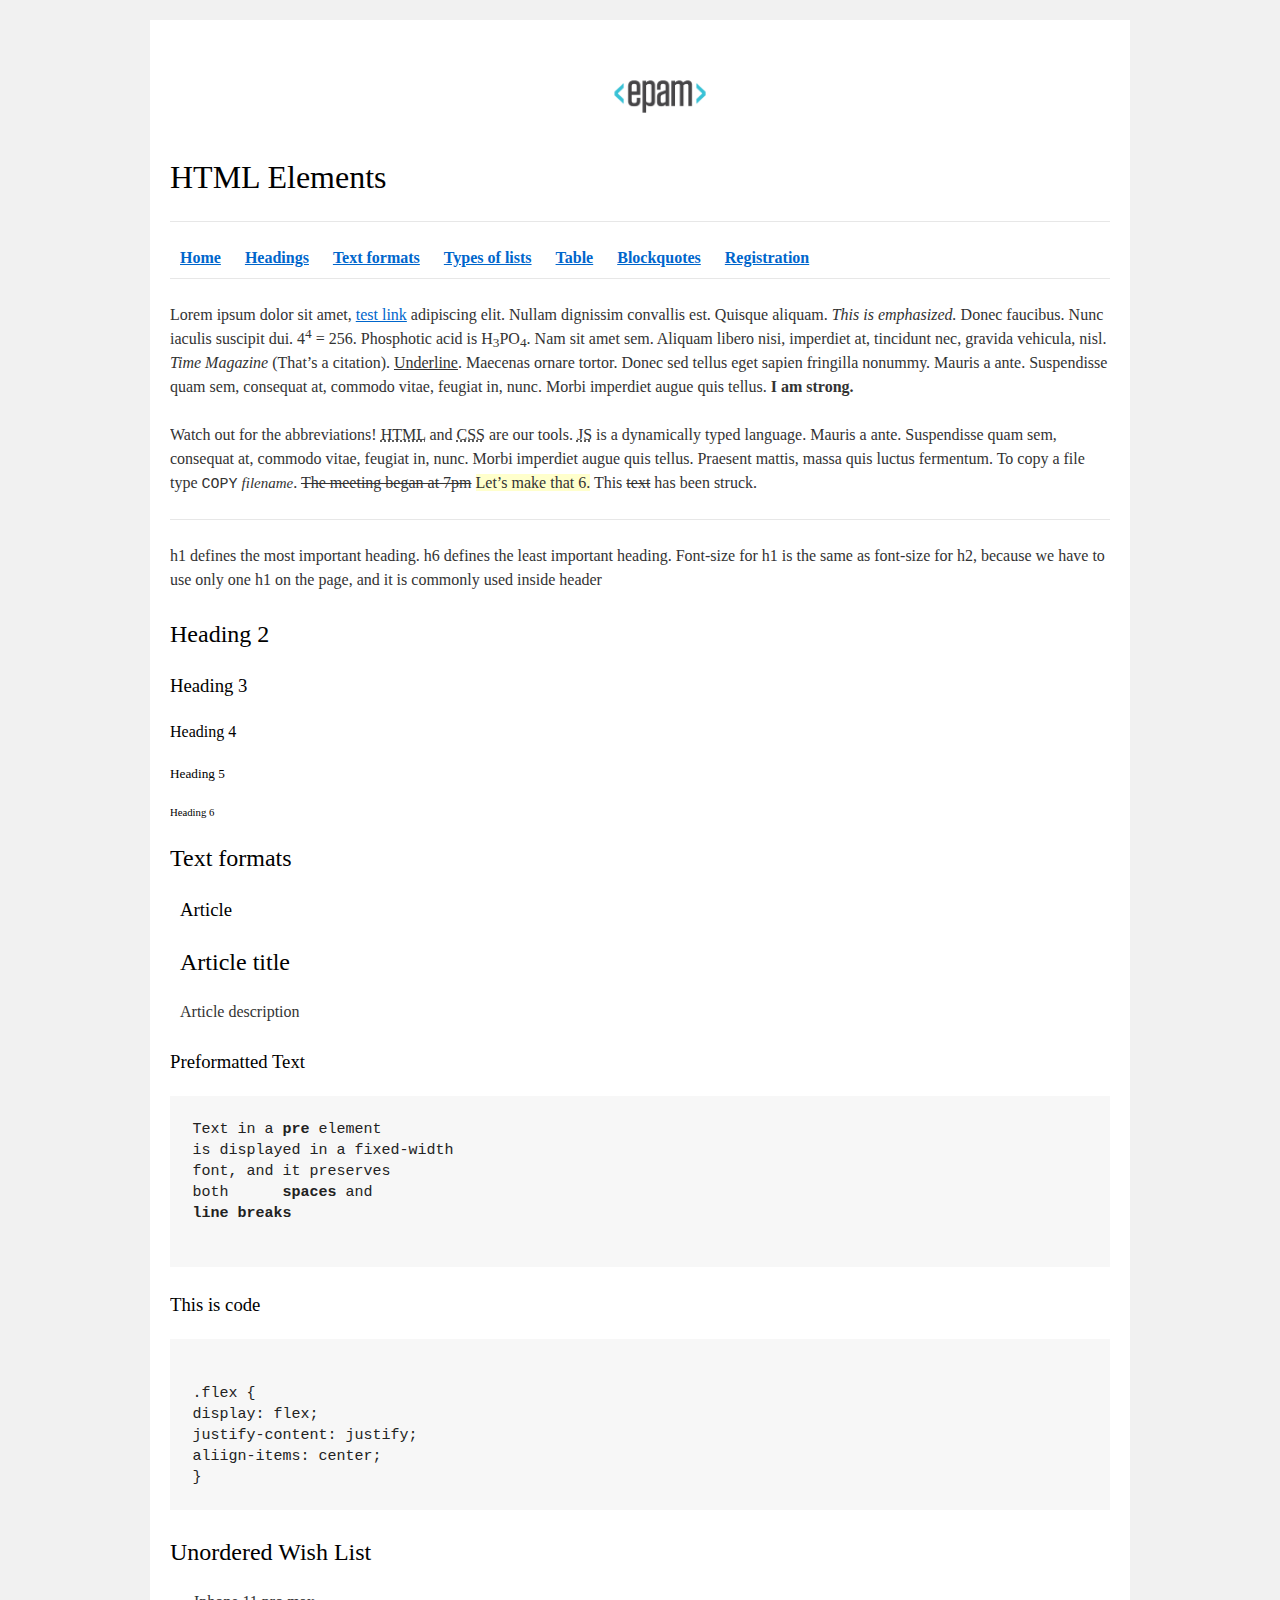
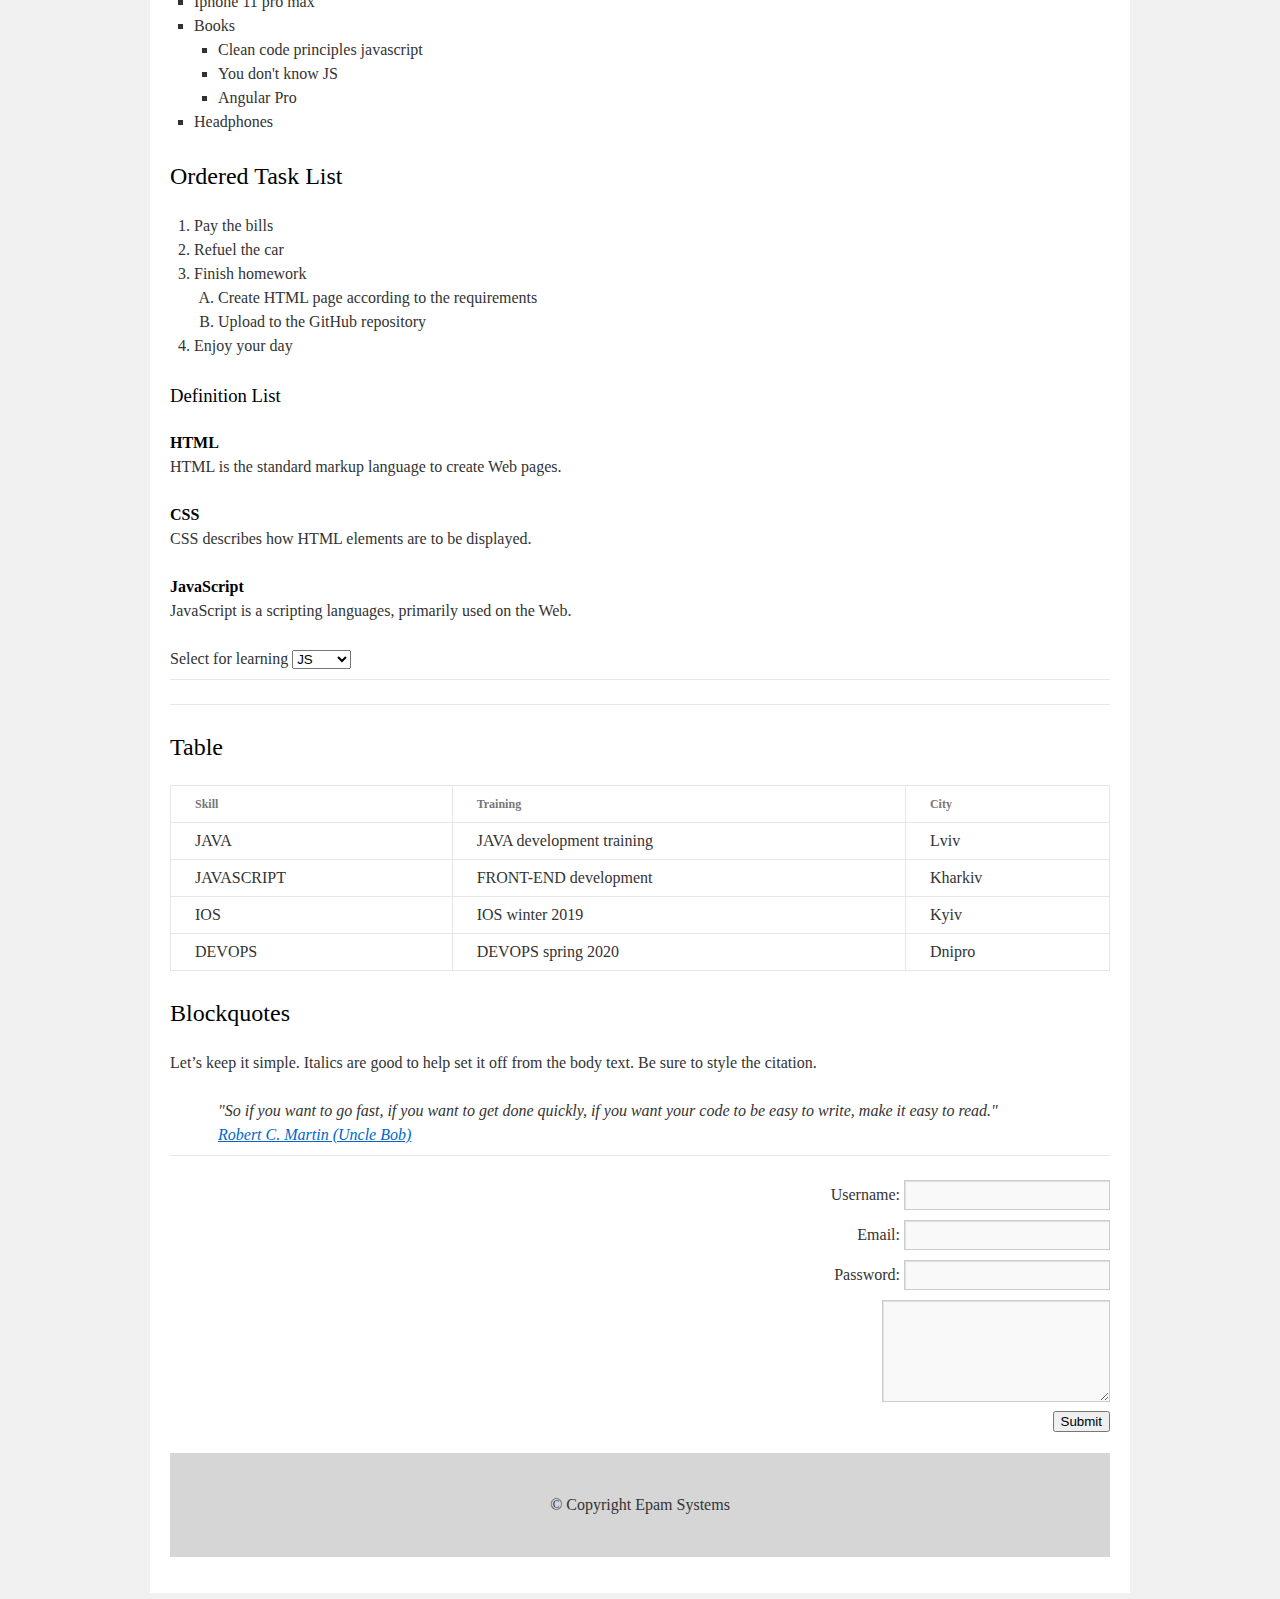
<file: FL12_HW1/homework/index.html>
<!DOCTYPE html>
<html lang="en">

<head>
  <meta charset="utf-8">
  <title>HTML Basics</title>
  <link rel="stylesheet" href="style.css">
</head>

<body>
  <div id="wrapper">
    <div id="main">
      <div id="container">
        <div id="content" role="main">
          <img src="logo.png" alt="logo">
          <h1>HTML Elements</h1>
          <hr>
          <nav>
            <a href="#home"><b>Home</b></a>
            <a href="#headings"><b>Headings</b></a>
            <a href="#formats"><b>Text formats</b></a>
            <a href="#lists"><b>Types of lists</b></a>
            <a href="#table"><b>Table</b></a>
            <a href="#cites"><b>Blockquotes</b></a>
            <a href="#form"><b>Registration</b></a>
          </nav>
          <hr>
          <p>Lorem ipsum dolor sit amet, <a href="#">test link</a> adipiscing elit.
            Nullam dignissim convallis est. Quisque aliquam.<em> This is emphasized.</em>
            Donec faucibus. Nunc iaculis suscipit dui. 4<sup>4</sup> = 256. Phosphotic acid is
            H<sub>3</sub>PO<sub>4</sub>.
            Nam sit amet sem. Aliquam libero nisi, imperdiet at, tincidunt nec, gravida vehicula, nisl.
            <i>Time Magazine</i> (That’s a citation). <u>Underline</u>.
            Maecenas ornare tortor. Donec sed tellus eget sapien fringilla nonummy. Mauris a ante. Suspendisse quam sem,
            consequat at, commodo vitae, feugiat in, nunc. Morbi imperdiet augue quis tellus.
            <strong>I am strong.</strong></p>
          <p>Watch out for the abbreviations! <abbr title="Hyper Text Markup Language">HTML</abbr> and <abbr
              title="Cascading Style Sheets">CSS</abbr> are our tools. <abbr title="JavaScript">JS</abbr> is a
            dynamically typed language. Mauris a ante. Suspendisse quam sem, consequat at, commodo vitae, feugiat in,
            nunc. Morbi imperdiet augue
            quis tellus. Praesent mattis, massa quis luctus fermentum. To copy a file type <kbd>COPY</kbd>
            <var>filename</var>. <del>The meeting began at 7pm</del> <ins>Let’s make that 6.</ins> This <s>text</s> has
            been struck.</p>
          <hr>
          <p id="headings">h1 defines the most important heading. h6 defines the least important heading. Font-size for
            h1 is the same
            as font-size for h2, because we have to use only one h1 on the page, and it is commonly used inside header
          </p>
          <h2>Heading 2</h2>
          <h3>Heading 3</h3>
          <h4>Heading 4</h4>
          <h5>Heading 5</h5>
          <h6>Heading 6</h6>
          <h2 id="formats">Text formats</h2>
          <article>
            <h3>Article</h3>
            <h2>Article title</h2>
            <p>Article description</p>
          </article>
          <h3>Preformatted Text</h3>
          <pre>
Text in a <b>pre</b> element
is displayed in a fixed-width
font, and it preserves
both      <b>spaces</b> and
<b>line breaks</b>
            </pre>
          <h3>This is code</h3>
          <pre><samp>
.flex {
display: flex;
justify-content: justify;
aliign-items: center;
}
</samp></pre>
          <h2 id="lists">Unordered Wish List</h2>
          <ul>
            <li>Iphone 11 pro max</li>
            <li>Books
              <ul>
                <li>Clean code principles javascript</li>
                <li>You don't know JS</li>
                <li>Angular Pro</li>
              </ul>
            </li>
            <li>Headphones</li>
          </ul>
          <h2>Ordered Task List</h2>
          <ol>
            <li>Pay the bills</li>
            <li>Refuel the car</li>
            <li>Finish homework
              <ol type="A">
                <li>Create HTML page according to the requirements</li>
                <li>Upload to the GitHub repository</li>
              </ol>
            </li>
            <li>Enjoy your day</li>
          </ol>
          <h3>Definition List</h3>
          <dl>
            <dt>HTML
            <dd>HTML is the standard markup language to create Web pages.
            <dt>CSS
            <dd>CSS describes how HTML elements are to be displayed.
            <dt>JavaScript
            <dd>JavaScript is a scripting languages, primarily used on the Web.
          </dl>
          <span>Select for learning</span>
          <select name="learning">
            <option value="JS" selected>JS</option>
            <option value="HTML">HTML</option>
            <option value="CSS">CSS</option>
          </select>
          <hr>
          <hr>
          <h2 id="table">Table</h2>
          <table>
            <tr>
              <th>Skill</th>
              <th>Training</th>
              <th>City</th>
            </tr>
            <tr>
              <td>JAVA</td>
              <td>JAVA development training</td>
              <td>Lviv</td>
            </tr>
            <tr>
              <td>JAVASCRIPT</td>
              <td>FRONT-END development</td>
              <td>Kharkiv</td>
            </tr>
            <tr>
              <td>IOS</td>
              <td>IOS winter 2019</td>
              <td>Kyiv</td>
            </tr>
            <tr>
              <td>DEVOPS</td>
              <td>DEVOPS spring 2020</td>
              <td>Dnipro</td>
            </tr>
          </table>
          <h2 id="cites">Blockquotes</h2>
          <p>Let’s keep it simple. Italics are good to help set it off from the body text. Be sure to style the
            citation.</p>
          <blockquote>
            "So if you want to go fast, if you want to get done quickly, if you want your code to be easy to write,
            make it easy to read."<br>
            <a href="#">Robert C. Martin (Uncle Bob)</a>
          </blockquote>
          <hr>
          <form action="https://www.training.epam.ua/#!/Home" method="post" id="form">
            <label>Username:
              <input type="text" name="login">
            </label><br>
            <label>Email:
              <input type="email" name="email">
            </label><br>
            <label>Password:
              <input type="password" name="password">
            </label><br>
            <textarea name="text" rows="4" cols="23"></textarea><br>
            <button>Submit</button>
          </form>
          <footer>
            <div>&copy; Copyright Epam Systems</div>
          </footer>
        </div>
      </div>
    </div>
  </div>
</body>

</html>
</file>
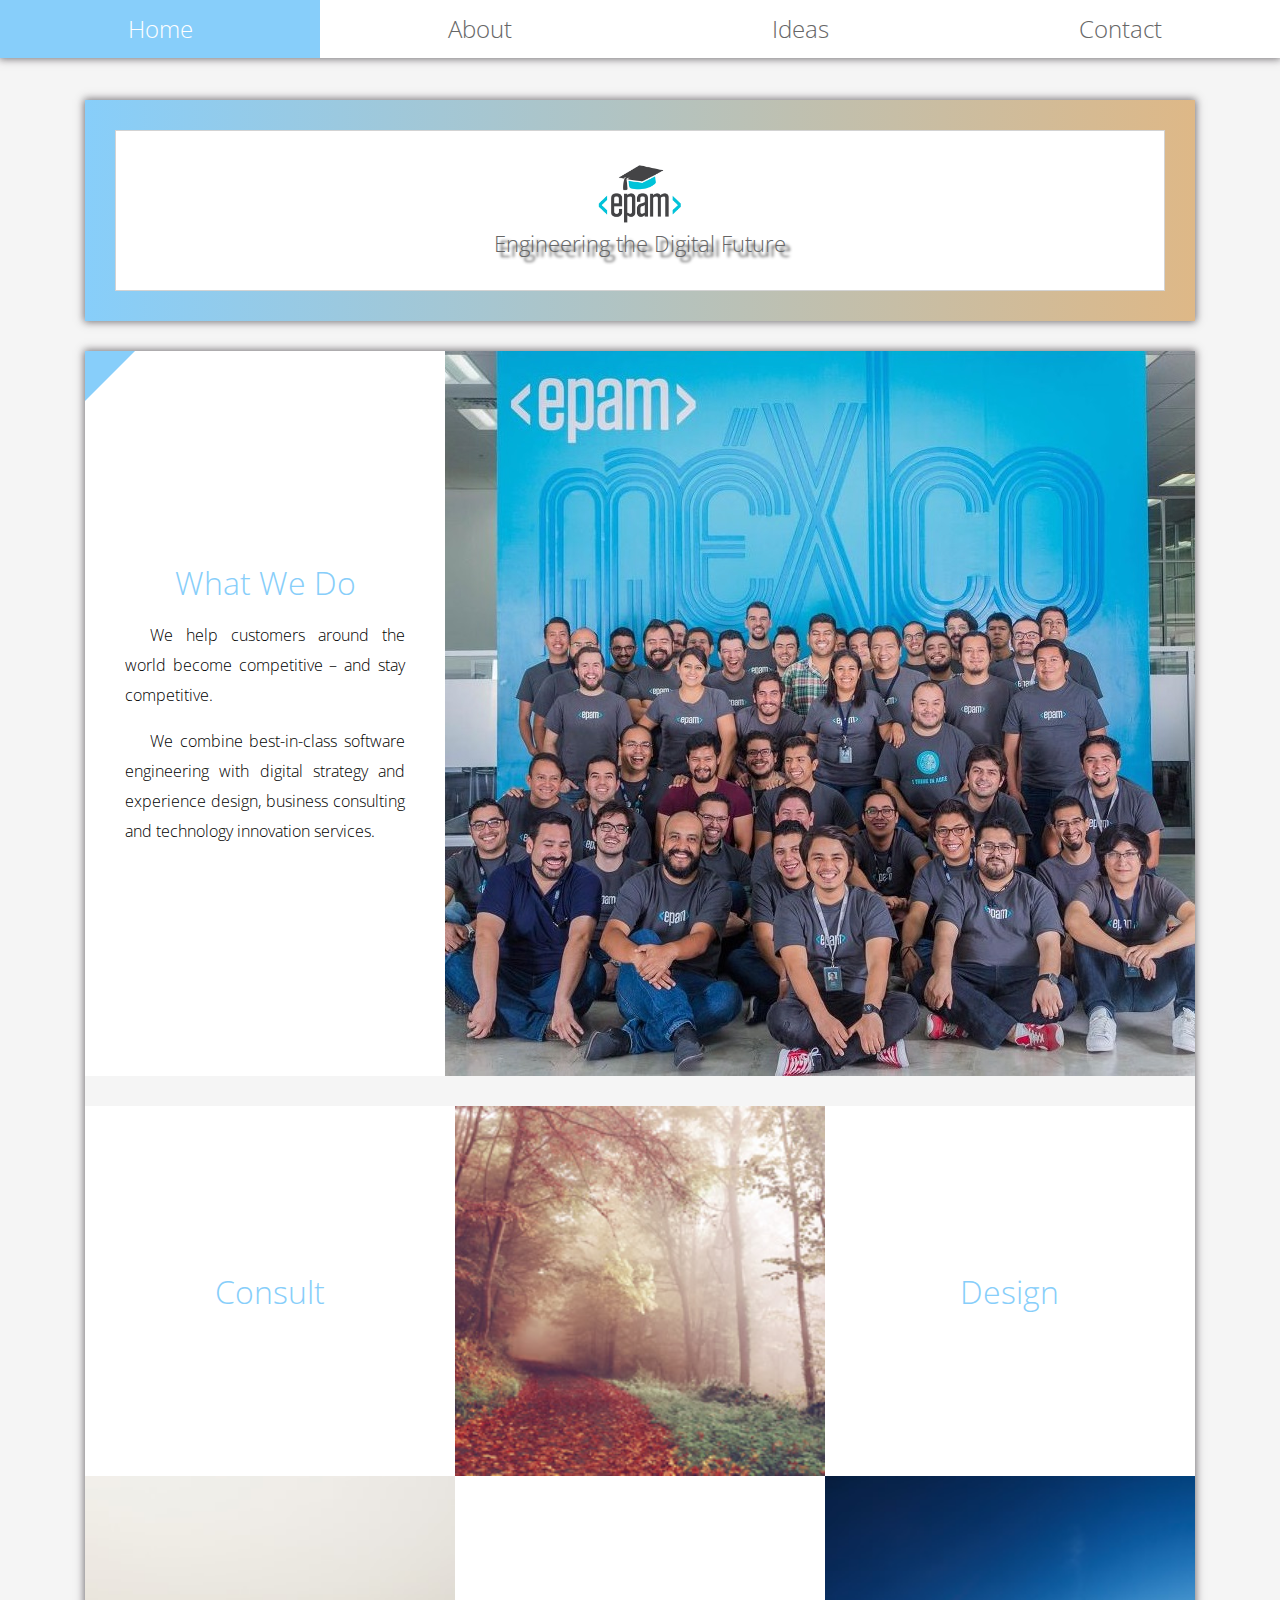
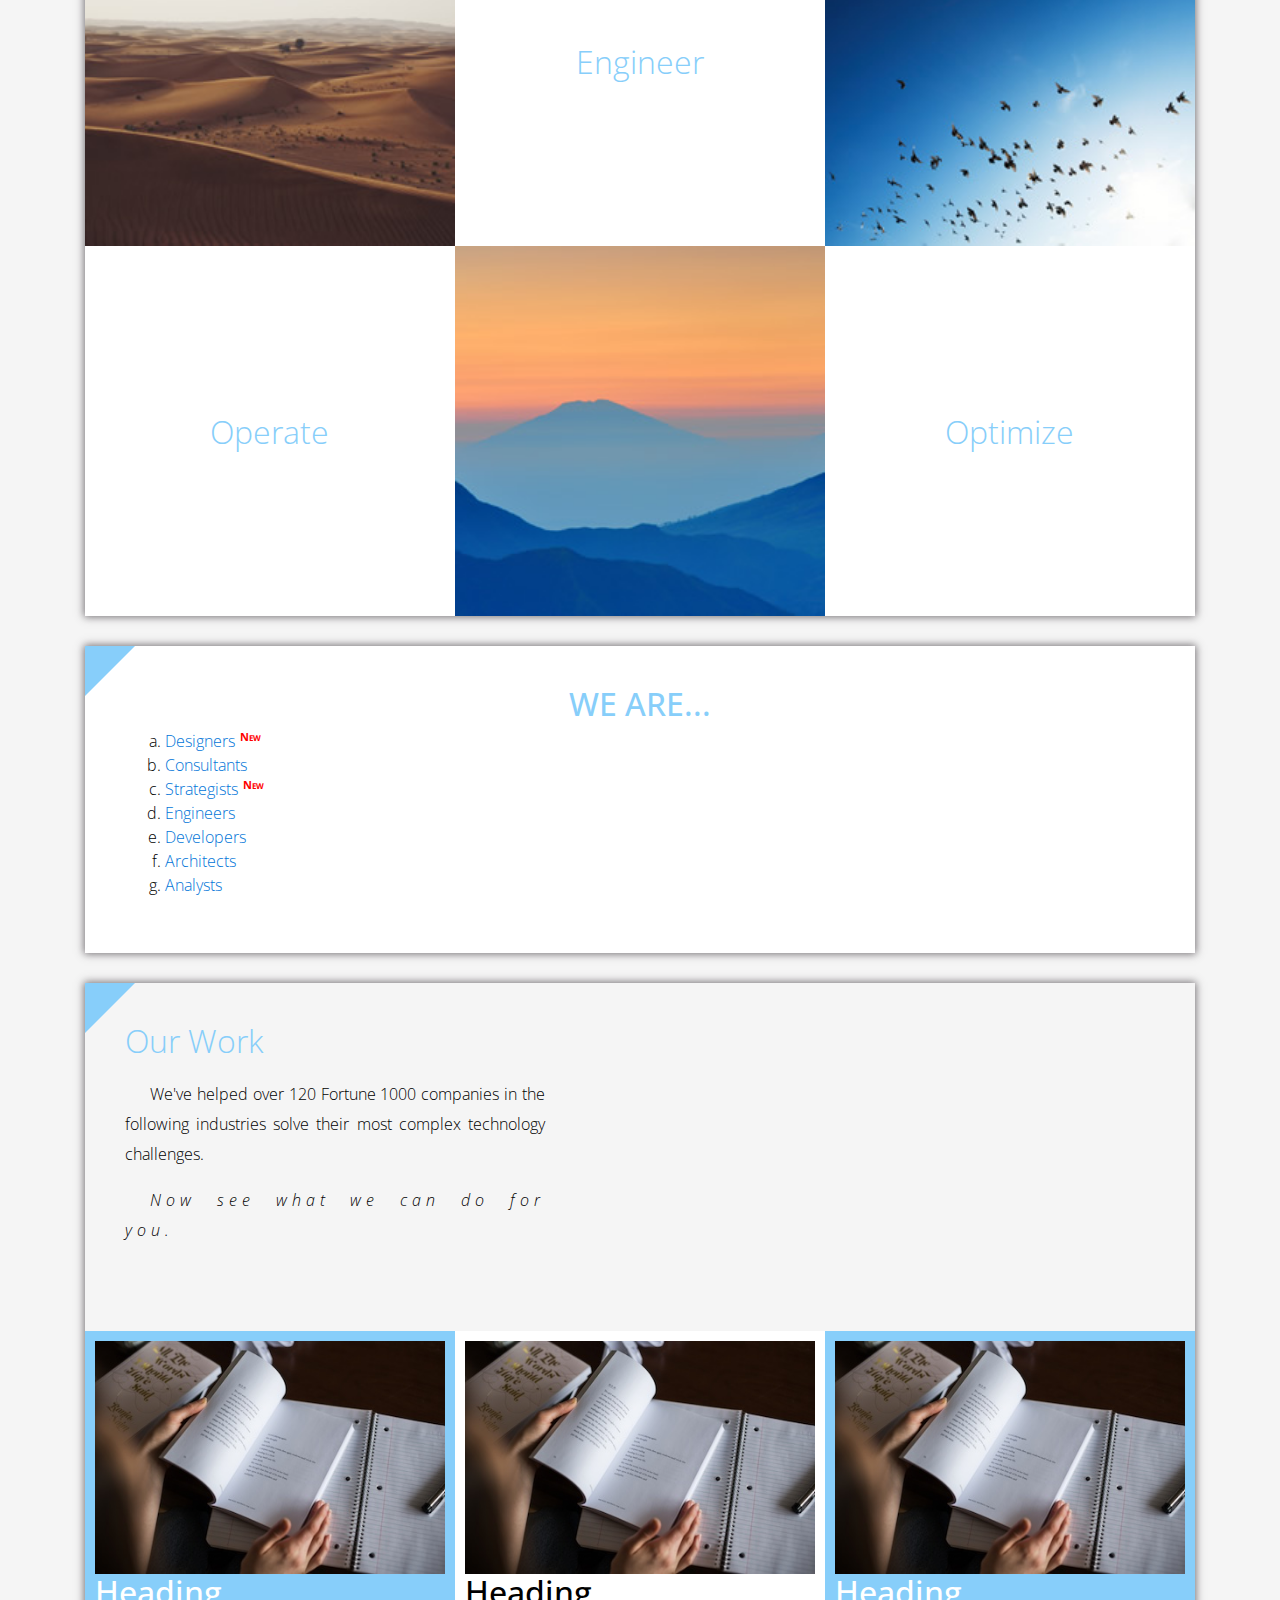
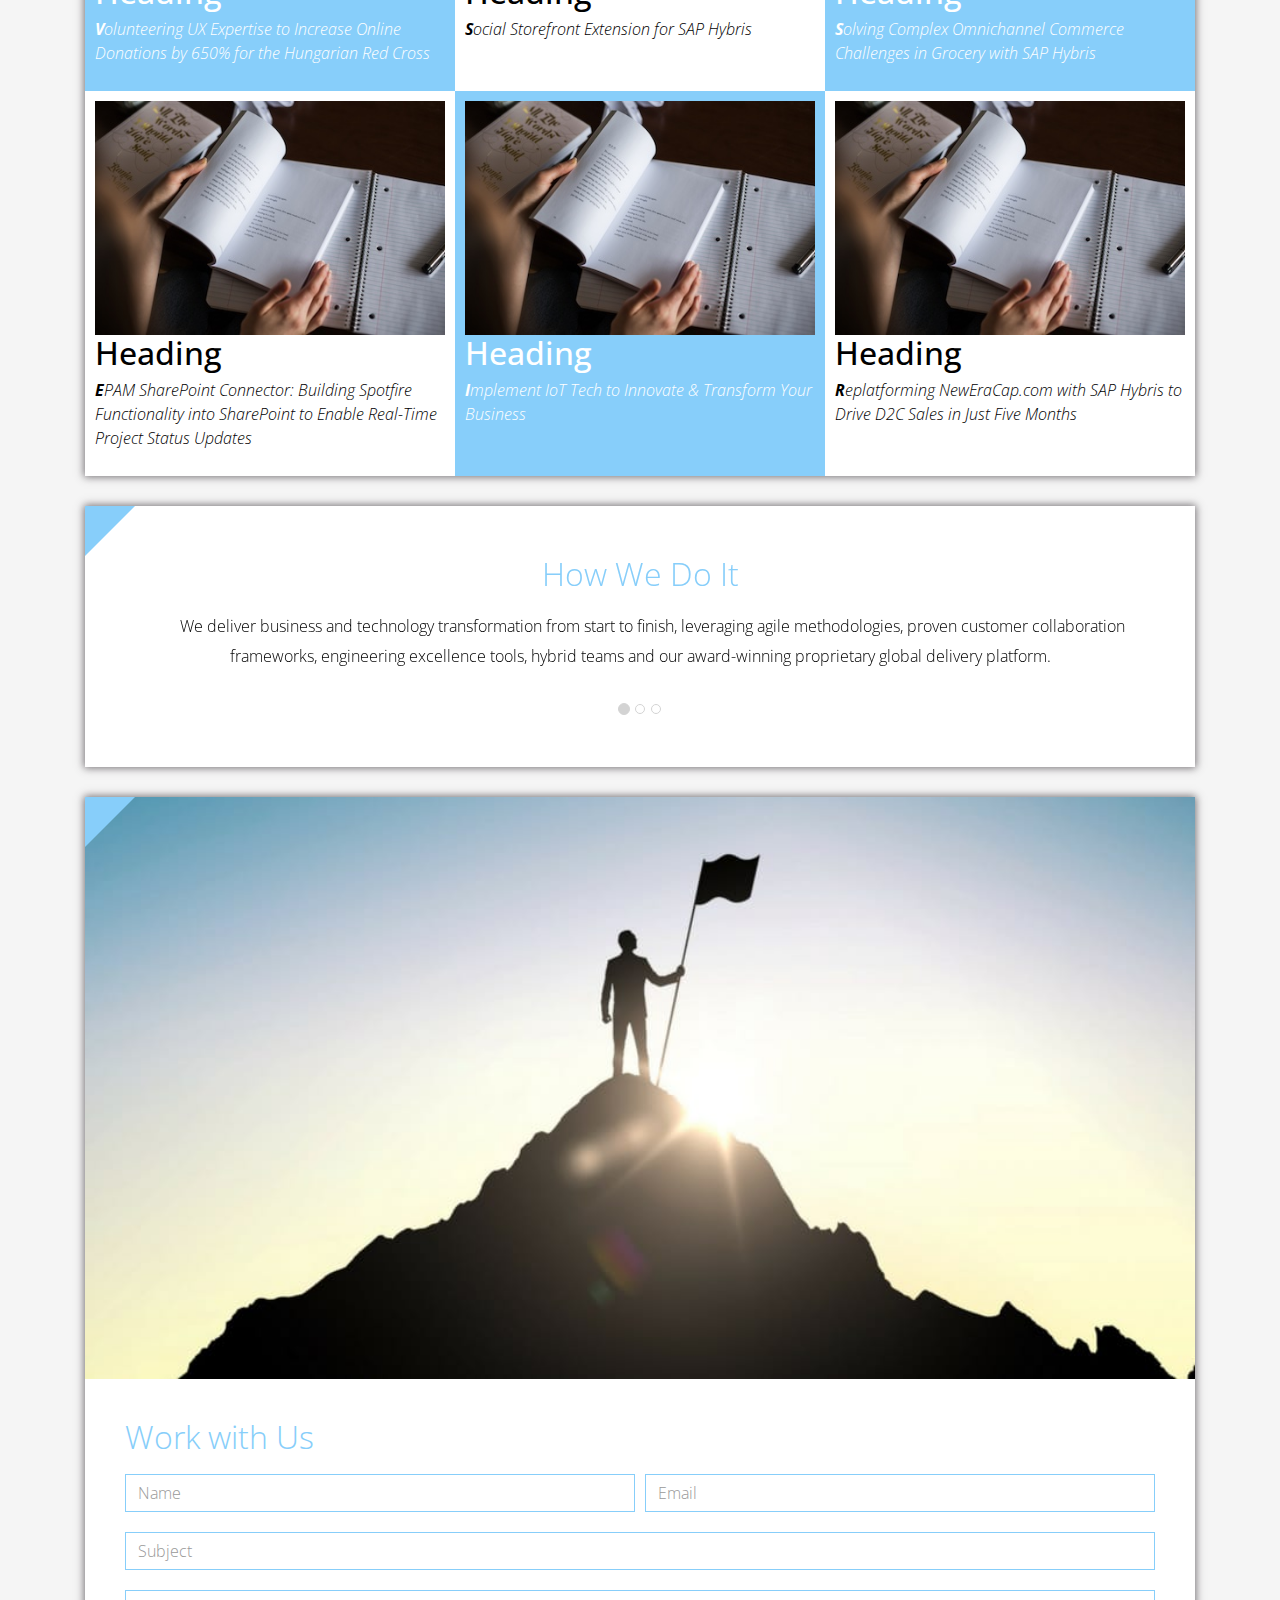
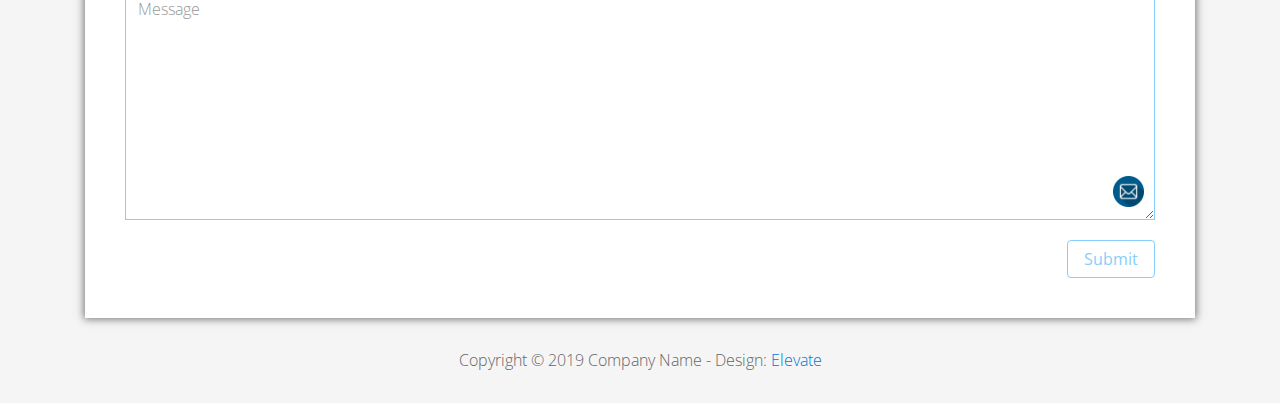
<file: FL12_HW2/homework/index.html>
<!DOCTYPE html>
<html lang="en">
<head>
  <meta charset="utf-8">
  <meta http-equiv="X-UA-Compatible" content="IE=edge">
  <meta name="viewport" content="width=device-width, initial-scale=1">

  <title>CSS Basics HW</title>



  <!-- load stylesheets -->
  <link rel="stylesheet" href="http://fonts.googleapis.com/css?family=Open+Sans:300,400">
  <!-- Google web font "Open Sans" -->
  <link rel="stylesheet" href="css/bootstrap.min.css">
  <!-- Bootstrap style -->
  <link rel="stylesheet" href="css/general.css">
  <link rel="stylesheet" href="css/style.css">
  <!-- Templatemo style -->
</head>

<body>
<div class="container">

  <div class="tm-sidebar">
    <nav class="tm-main-nav">
      <ul>
        <li class="tm-nav-item"><a href="#home" class="tm-nav-item-link">Home</a></li>
        <li class="tm-nav-item"><a href="#about" class="tm-nav-item-link">About</a></li>
        <li class="tm-nav-item"><a href="#ideas" class="tm-nav-item-link">Ideas</a></li>
        <li class="tm-nav-item"><a href="#contact" class="tm-nav-item-link">Contact</a></li>
      </ul>
    </nav>
  </div>

  <div class="tm-main-content">

    <div id="home" class="tm-content-box tm-content-header margin-b-10">
      <div class="tm-banner">
        <div class="tm-banner-inner">
          <img src="img/epam_logo.png" width="100" alt="">
          <p class="tm-banner-text">Engineering the Digital Future</p>
        </div>
      </div>
    </div>

    <section>
      <div class="tm-content-box flex-2-col">

        <div class="padding-medium flex-item tm-team-description-container flex-item">
          <h2 class="tm-section-title">What We Do</h2>
          <p class="tm-section-description">We help customers around the world become competitive – and stay competitive.</p>
          <p class="tm-section-description"> We combine best-in-class software engineering with digital strategy and experience design, business consulting and technology innovation services.</p>
        </div>
        <div class="flex-item tm-team-img">
          <img src="img/epam-mexico.jpg" alt="epam-mexico">
        </div>

      </div>

      <div id="about" class="tm-content-box">

        <ul class="boxes gallery-container">
          <li class="box box-bg">
            <h2 class="tm-section-title tm-section-title-box tm-box-bg-title">Consult</h2>
          </li>
          <li class="box">
            <a href="img/idea-large-01.jpg">
              <img src="img/idea-01.jpg" alt="Image" class="img-fluid thumbnail box-img">
            </a>
          </li>
          <li class="box box-bg">
            <h2 class="tm-section-title tm-section-title-box tm-box-bg-title">Design</h2>
          </li>
          <li class="box">
            <a href="img/idea-large-02.jpg">
              <img src="img/idea-02.jpg" alt="Image" class="img-fluid thumbnail box-img">
            </a>
          </li>
          <li class="box box-bg">
            <h2 class="tm-section-title tm-section-title-box tm-box-bg-title">Engineer</h2>
          </li>
          <li class="box">
            <a href="img/idea-large-03.jpg">
              <img src="img/idea-03.jpg" alt="Image" class="img-fluid thumbnail box-img">
            </a>
          </li>
          <li class="box box-bg">
            <h2 class="tm-section-title tm-section-title-box tm-box-bg-title">Operate</h2>
          </li>
          <li class="box">
            <a href="img/idea-large-04.jpg">
              <img src="img/idea-04.jpg" alt="Image" class="img-fluid thumbnail box-img">
            </a>
          </li>
          <li class="box box-bg">
            <h2 class="tm-section-title tm-section-title-box tm-box-bg-title">Optimize</h2>
          </li>
        </ul>

      </div>

    </section>

    <!-- slider -->
    <section class="heading tm-content-box">
      <div class="padding-medium">
        <h2> WE ARE...</h2>
        <ol>
          <li><a href="index.html" class="text">Designers</a></li>
          <li><a href="index.html">Consultants</a></li>
          <li><a href="#" class="text">Strategists</a></li>
          <li><a href="#">Engineers</a></li>
          <li><a href="#">Developers</a></li>
          <li><a href="#">Architects</a></li>
          <li><a href="#">Analysts</a></li>
        </ol>
      </div>
    </section>

    <section class="blocks">
      <div class="padding-medium flex-item tm-team-description-container">
        <h2 class="tm-section-title">Our Work</h2>
        <p class="tm-section-description">We've helped over 120 Fortune 1000 companies in the following industries solve their most complex technology challenges. </p>
        <p class="tm-section-description"> Now see what we can do for you.</p>
      </div>
      <div class="tm-content-box flex-2-col">
      </div>
      <div  class="tm-content-box">
        <ul class="boxes gallery-container">
          <li class="box box-work">
            <img src="img/study.jpeg" alt="Image" class="img-fluid">
            <div>
              <h2>Heading</h2>
              <p>Volunteering UX Expertise to Increase Online Donations by 650% for the Hungarian Red Cross</p>
            </div>
          </li>
          <li class="box box-work">
            <img src="img/study.jpeg" alt="Image" class="img-fluid">
            <div>
              <h2>Heading</h2>
              <p>Social Storefront Extension for SAP Hybris</p>
            </div>
          </li>
          <li class="box box-work">
            <img src="img/study.jpeg" alt="Image" class="img-fluid">
            <div>
              <h2>Heading</h2>
              <p>Solving Complex Omnichannel Commerce Challenges in Grocery with SAP Hybris</p>
            </div>
          </li>
          <li class="box box-work">
            <img src="img/study.jpeg" alt="Image" class="img-fluid">
            <div>
              <h2>Heading</h2>
              <p>EPAM SharePoint Connector: Building Spotfire Functionality into SharePoint to Enable Real-Time Project Status Updates</p>
            </div>
          </li>
          <li class="box box-work">
            <img src="img/study.jpeg" alt="Image" class="img-fluid">
            <div>
              <h2>Heading</h2>
              <p>Implement IoT Tech to Innovate &amp; Transform Your Business</p>
            </div>
          </li>
          <li class="box box-work">
            <img src="img/study.jpeg" alt="Image" class="img-fluid">
            <div>
              <h2>Heading</h2>
              <p>Replatforming NewEraCap.com with SAP Hybris to Drive D2C Sales in Just Five Months</p>
            </div>
          </li>
        </ul>

      </div>
    </section>

    <section id="ideas">
      <div id="tmCarousel" class="carousel slide tm-content-box" data-ride="carousel">

        <ol class="carousel-indicators">
          <li data-target="#tmCarousel" data-slide-to="0" class="active"></li>
          <li data-target="#tmCarousel" data-slide-to="1" class=""></li>
          <li data-target="#tmCarousel" data-slide-to="2" class=""></li>
        </ol>

        <div class="carousel-inner" role="listbox">

          <div class="carousel-item active">
            <div class="carousel-content">
              <div class="flex-item">
                <h2 class="tm-section-title">How We Do It</h2>
                <p class="tm-section-description carousel-description">We deliver business and technology transformation from start to finish, leveraging agile methodologies, proven customer collaboration frameworks, engineering excellence tools, hybrid teams and our award-winning proprietary global delivery platform.</p>
              </div>
            </div>
          </div>

          <div class="carousel-item">
            <div class="carousel-content">
              <div class="flex-item">
                <h2 class="tm-section-title">Our Clients</h2>
                <p class="tm-section-description carousel-description">Lorem ipsum dolor sit amet,
                  consectetur adipiscing elit. Quisque vel nisi pharetra nibh varius pharetra ac
                  sagittis nisi. Etiam pharetra vestibulum hendrerit. Pellentesque interdum metus
                  sed massa rutrum.</p>
              </div>
            </div>
          </div>

          <div class="carousel-item">
            <div class="carousel-content">
              <div class="flex-item">
                <h2 class="tm-section-title">Our Projects</h2>
                <p class="tm-section-description carousel-description">Donec ex libero, fringilla
                  vitae purus sit amet, rhoncus pharetra lorem. Pellentesque id sem id lacus
                  ultricies vehicula. Aliquam rutrum mi non. Pellentesque interdum metus sed massa
                  rutrum.</p>
              </div>
            </div>
          </div>

        </div>

      </div>
    </section>

    <section class="tm-content-box">
      <img src="img/contact-us.jpg" alt="Contact image" class="img-fluid img-contact-us">

      <div id="contact" class="padding-medium">
        <h2 class="tm-section-title">Work with Us</h2>
        <form action="#contact" method="get" class="contact-form">

          <div class="form-group col-xs-12 col-sm-12 col-md-6 col-lg-6 form-group-2-col-left">
            <input type="text" id="contact_name" name="contact_name" class="form-control"
                   placeholder="Name" required/>
          </div>
          <div class="form-group col-xs-12 col-sm-12 col-md-6 col-lg-6 form-group-2-col-right mandatory-field">
            <input type="email" id="contact_email" name="contact_email" class="form-control"
                   placeholder="Email" required/>
          </div>
          <div class="form-group">
            <input type="text" id="contact_subject" name="contact_subject" class="form-control"
                   placeholder="Subject" required/>
          </div>
          <div class="form-group">
            <textarea id="contact_message" name="contact_message" class="form-control" rows="9"
                      placeholder="Message" required></textarea>
          </div>

          <button type="submit" class="btn btn-primary submit-btn">Submit</button>

        </form>
      </div>
    </section>

    <footer class="tm-footer">
      <p class="text-xs-center">Copyright &copy; 2019 Company Name

        - Design: <a rel="nofollow" href="http://www.templatemo.com/tm-481-elevate"
                     target="_parent">Elevate</a></p>
    </footer>

  </div>

</div>

</body>
</html>
</file>
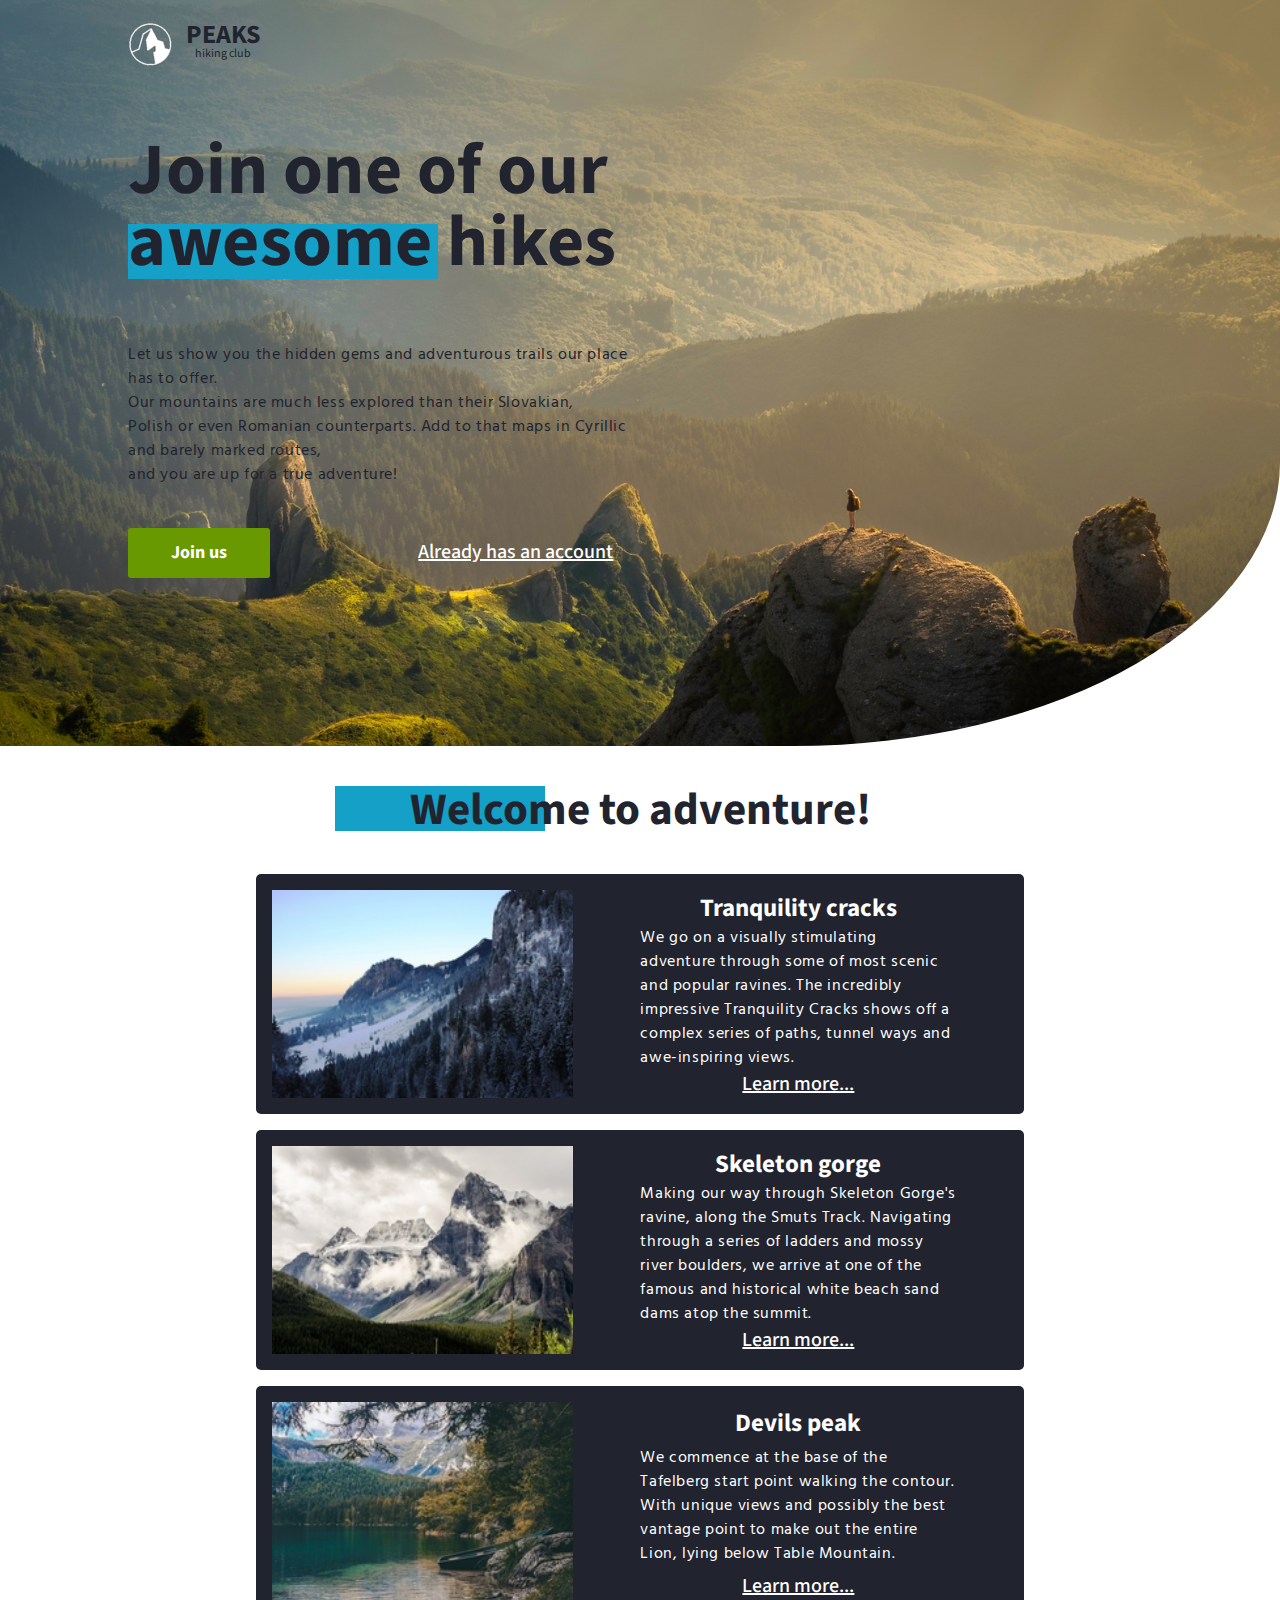
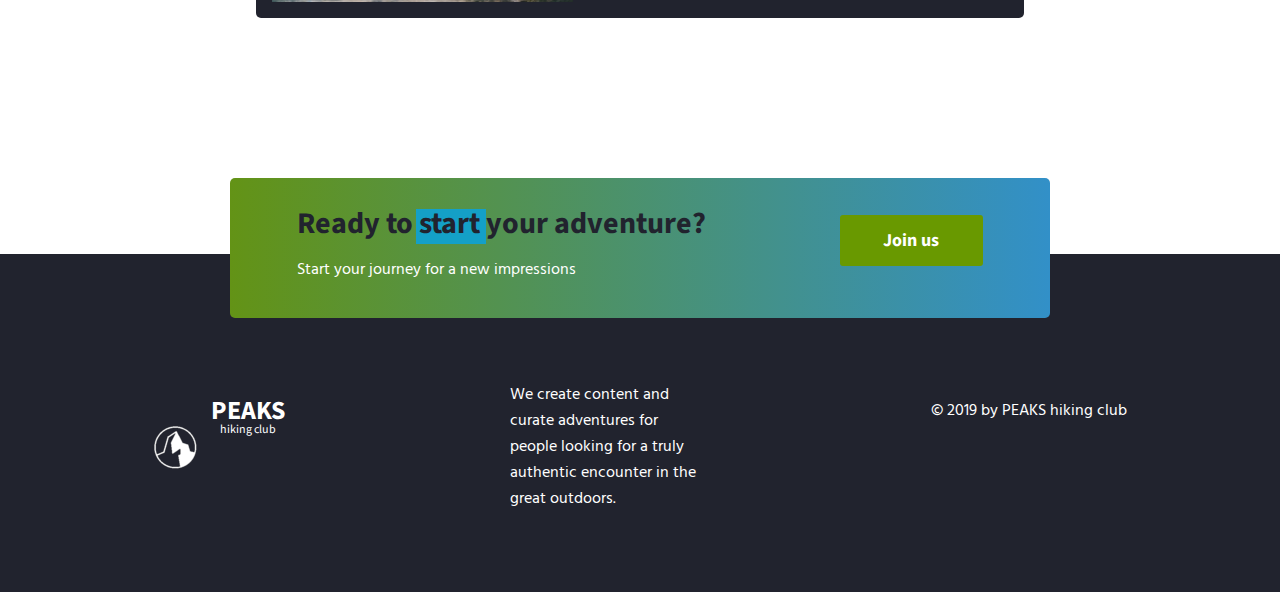
<file: FL12_HW3/homework/index.html>
<!DOCTYPE html>
<html lang="en">

<head>
    <meta charset="UTF-8">
    <meta name="viewport" content="width=device-width, initial-scale=1.0">
    <meta http-equiv="X-UA-Compatible" content="ie=edge">
    <link href="https://fonts.googleapis.com/css?family=Hind:400,600%7CSource+Sans+Pro:400,600,700%7CFresca"
          rel="stylesheet"/>

    <!-- Styles should be switched here: -->

    <link rel="stylesheet" type="text/css" href="css/style1.css">
    <!--     <link rel="stylesheet" type="text/css" href="css/style2.css">-->

    <title>PEAKS hiking club</title>
</head>

<body>
<header class="header">
    <div class="header-wrap">
        <div class="landing-logo">
            <img src="img/m-logo.png" alt="logo"/>
            <p>PEAKS<span>hiking club</span></p>
        </div>
        <p class="header_heading">
            Join one of our awesome hikes
        </p>
        <p class="header_text">
            Let us show you the hidden gems and adventurous trails our place has to offer.
            Our mountains are much less explored than their Slovakian,
            Polish or even Romanian counterparts. Add to that maps in Cyrillic and barely marked routes,
            and you are up for a true adventure!
        </p>
        <div>
            <button class="header_button">Join us</button>
            <a href="#" class="login">Already has an account</a>
        </div>
    </div>
</header>
<main class="section">
    <p class="section_text">
        Welcome to adventure!
    </p>
    <div class="section_card_wrap">
        <div class="section_card">
            <img class="section_card_img"
                 src="img/m-1.jpg"
                 alt="experts"/>
            <div class="section_card_right_container">
                <p class="section_card_heading">
                    Tranquility cracks
                </p>
                <p class="section_card_text">
                    We go on a visually stimulating adventure through some of most scenic and popular ravines.
                    The incredibly impressive Tranquility Cracks shows off a complex series of paths, tunnel ways and
                    awe-inspiring views.
                </p>
                <a href="#" class="section_link">Learn more...</a>
            </div>
        </div>
        <div class="section_card">
            <img class="section_card_img"
                 src="img/m-2.jpg"
                 alt="content formats"/>
            <div class="section_card_right_container">
                <p class="section_card_heading">
                    Skeleton gorge
                </p>
                <p class="section_card_text">
                    Making our way through Skeleton Gorge's ravine, along the Smuts Track.
                    Navigating through a series of ladders and mossy river boulders, we arrive at one of the famous and
                    historical white beach sand dams atop the summit.
                </p>
                <a href="#" class="section_link">Learn more...</a>
            </div>
        </div>
        <div class="section_card">
            <img class="section_card_img"
                 src="img/m-3.jpg"
                 alt="certificate"/>
            <div class="section_card_right_container">
                <p class="section_card_heading">
                    Devils peak
                </p>
                <p class="section_card_text">
                    We commence at the base of the Tafelberg start point walking the contour.
                    With unique views and possibly the best vantage point to make out the entire Lion, lying below Table
                    Mountain.
                </p>
                <a href="#" class="section_link">Learn more...</a>
            </div>
        </div>
    </div>
    <div class="section_banner">
        <div class="section_banner_text_wrap">
            <p class="section_banner_heading">
                Ready to start your adventure?
            </p>
            <p class="section_banner_text">
                Start your journey for a new impressions
            </p>
        </div>
        <button class="section_banner_button">Join us</button>
    </div>
</main>
<footer class="footer">
    <div class="footer-wrap">
        <div class="footer_logo landing-logo">
            <img src="img/m-logo.png" alt="logo"/>
            <p>PEAKS<span>hiking club</span></p>
        </div>
        <p class="footer_text">
            We create content and curate adventures for people looking for a truly authentic encounter in the great
            outdoors.
        </p>
        <span class="footer-cr">
          &copy; 2019 by PEAKS hiking club
        </span>
    </div>
</footer>
</body>

</html>
</file>
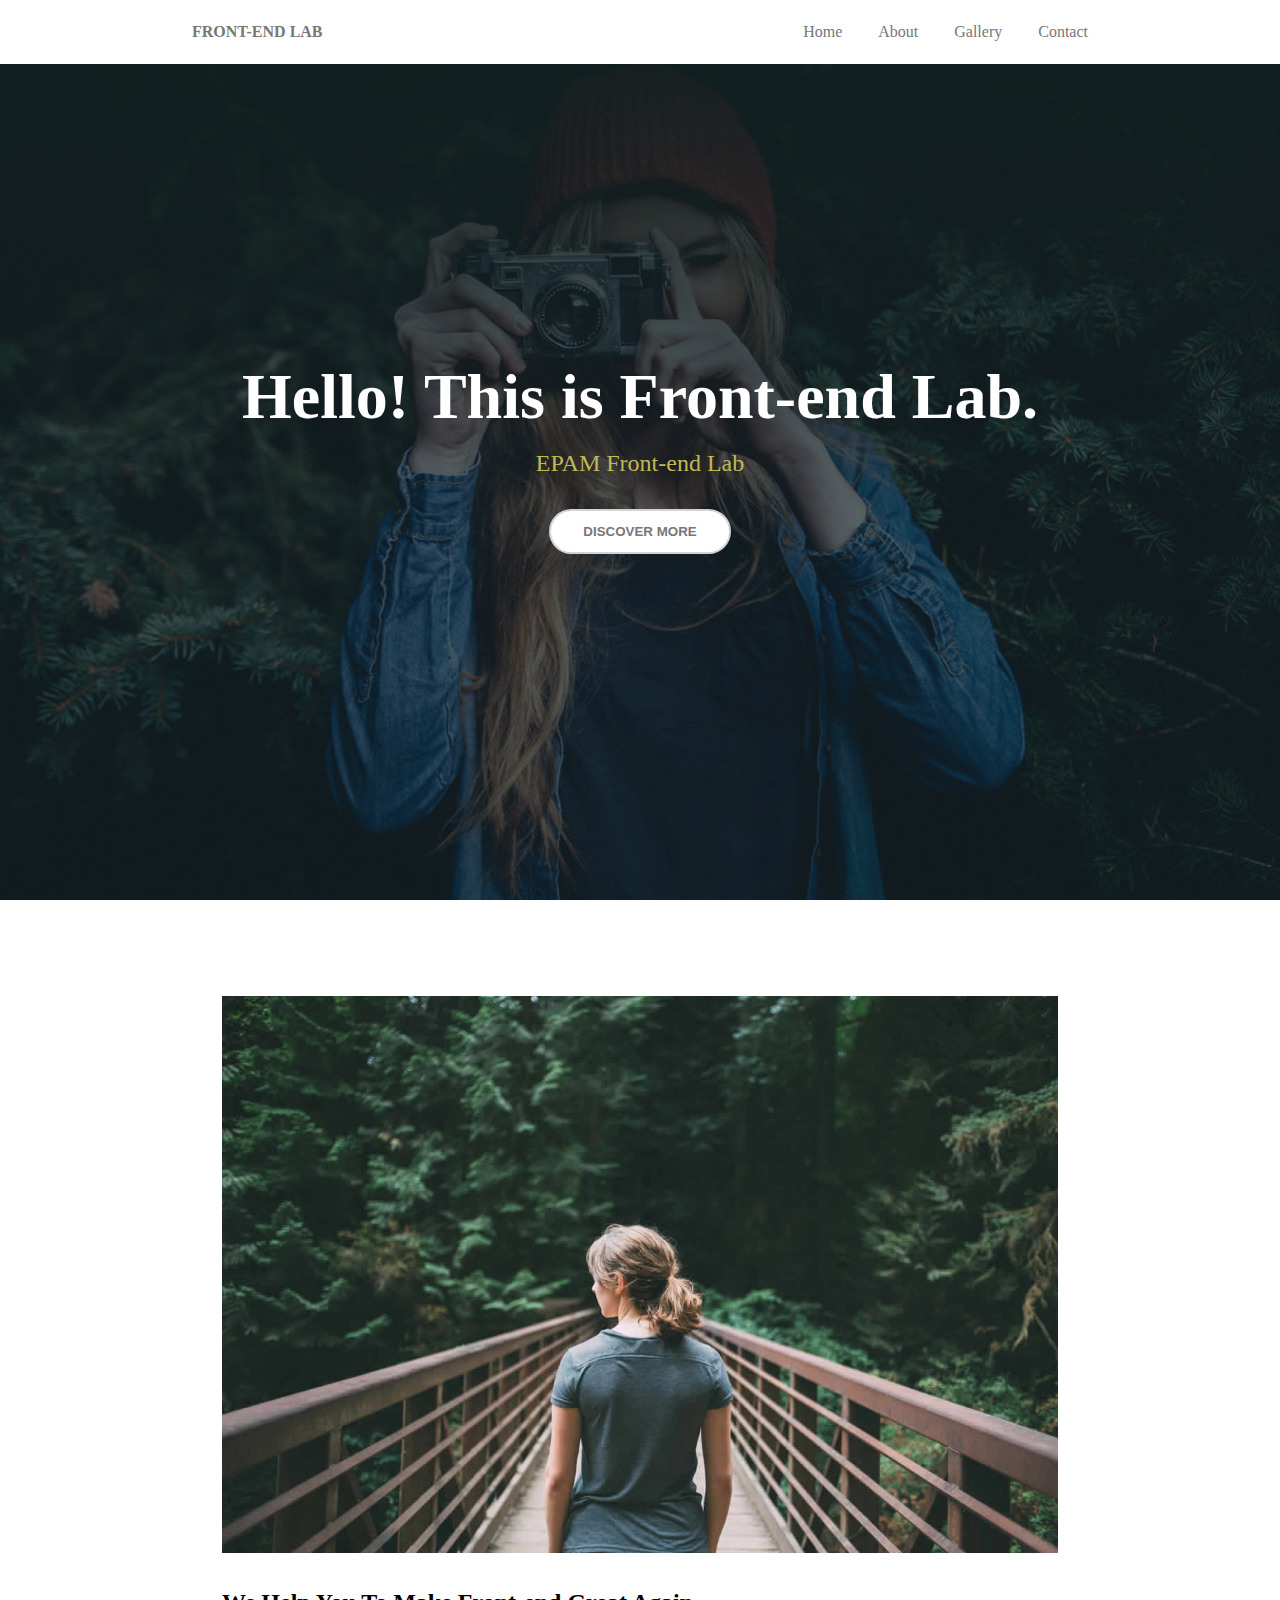
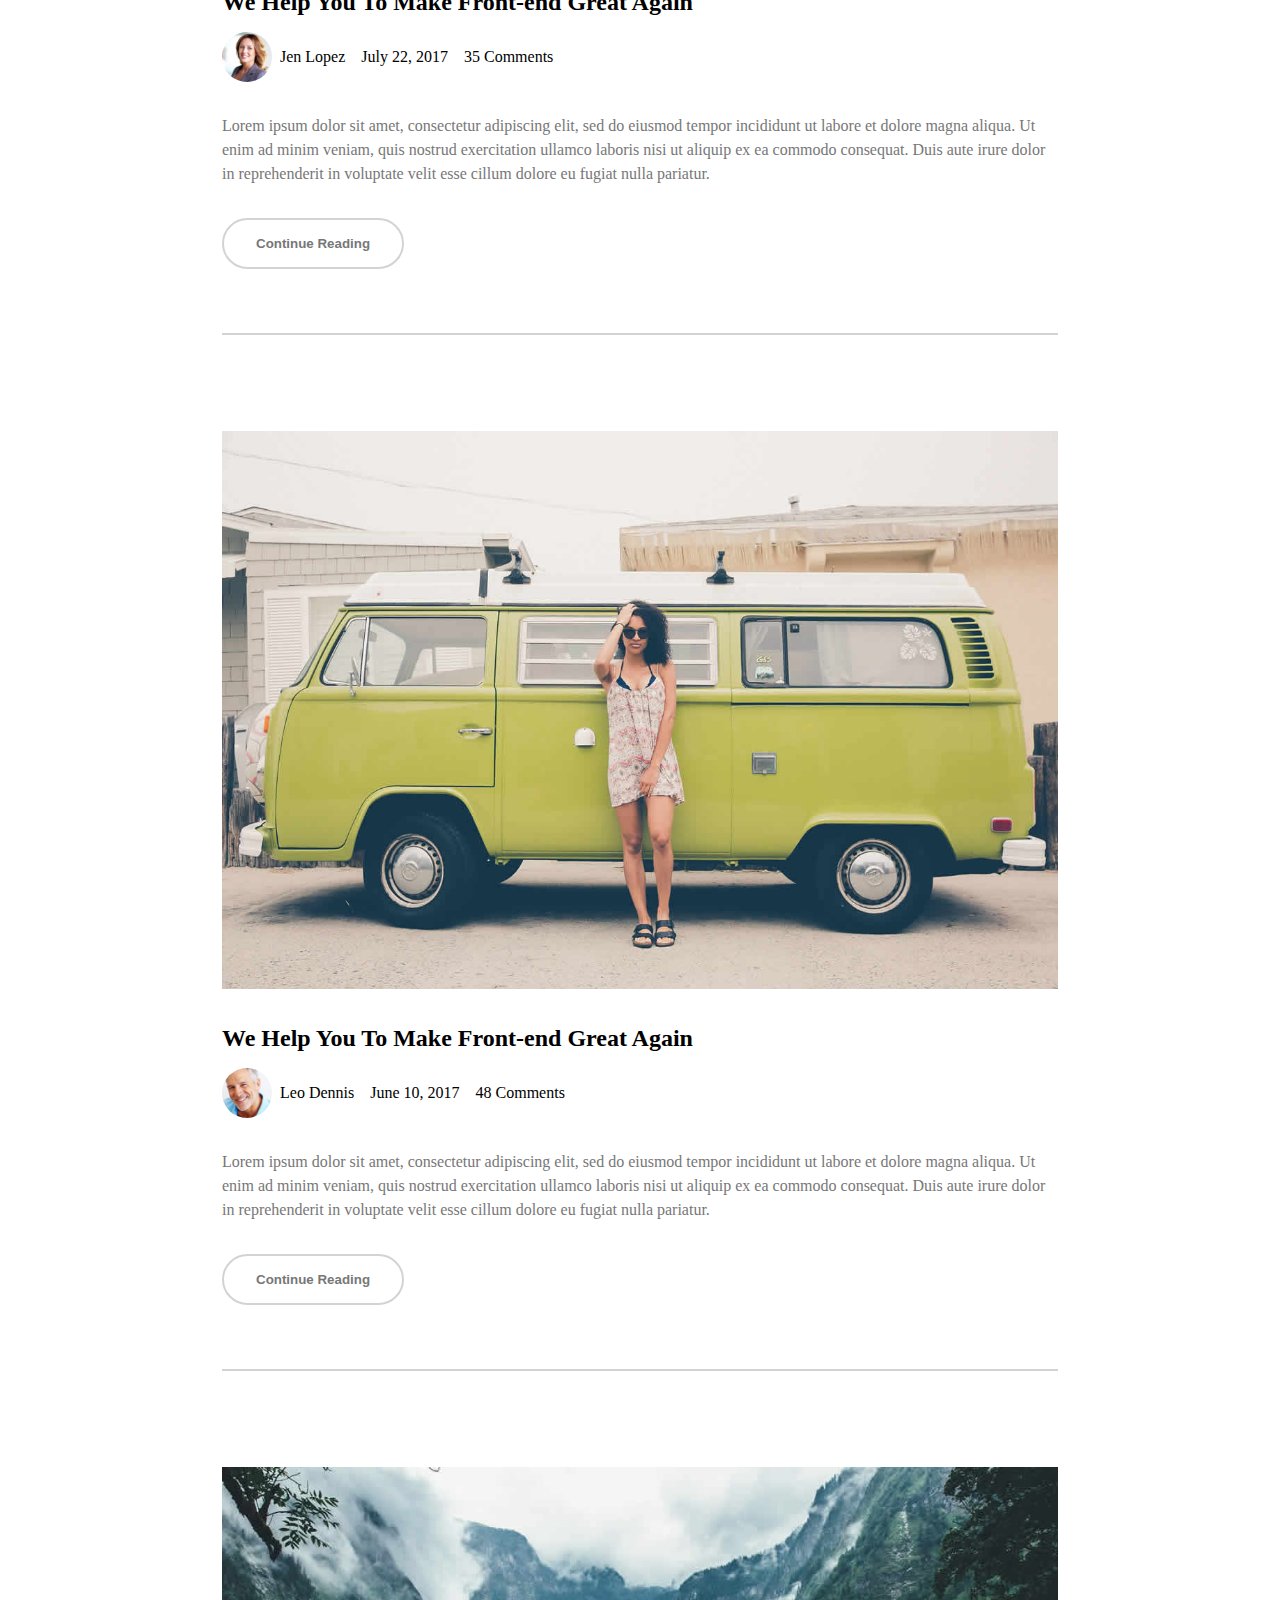
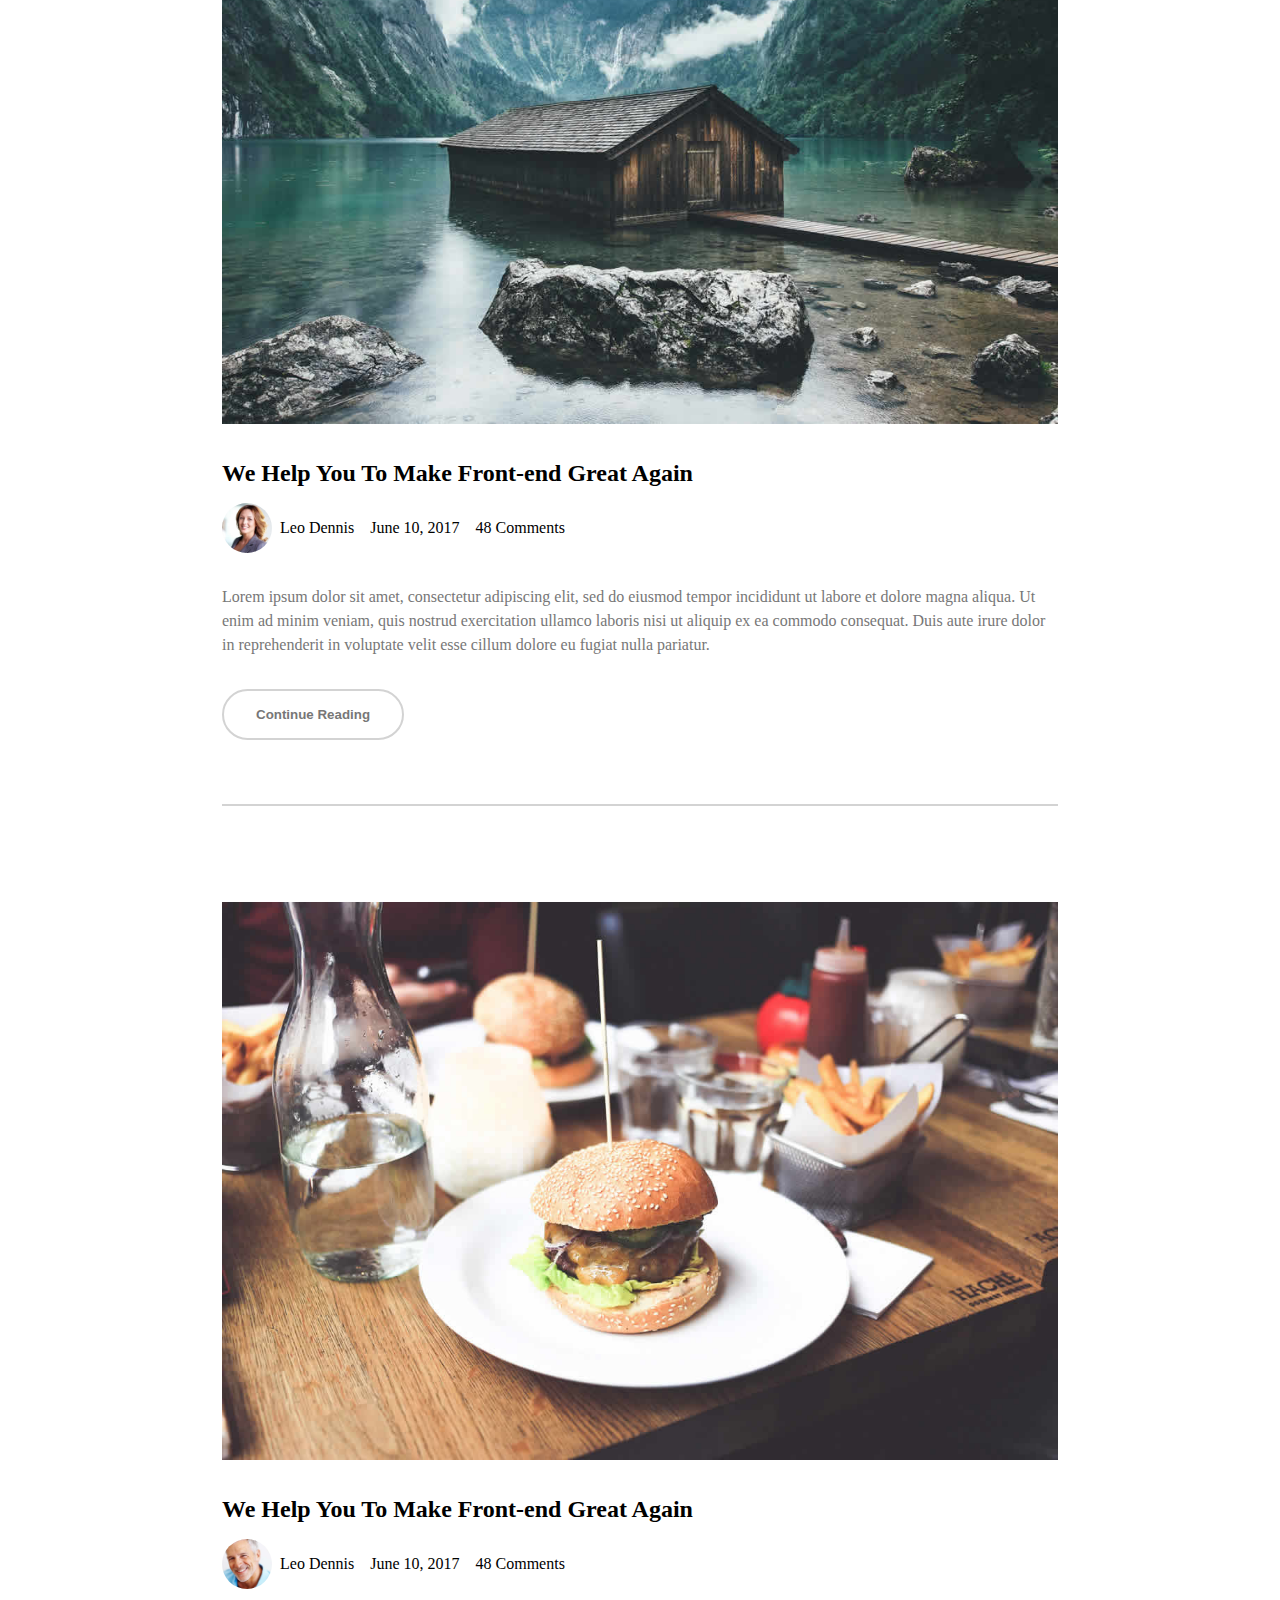
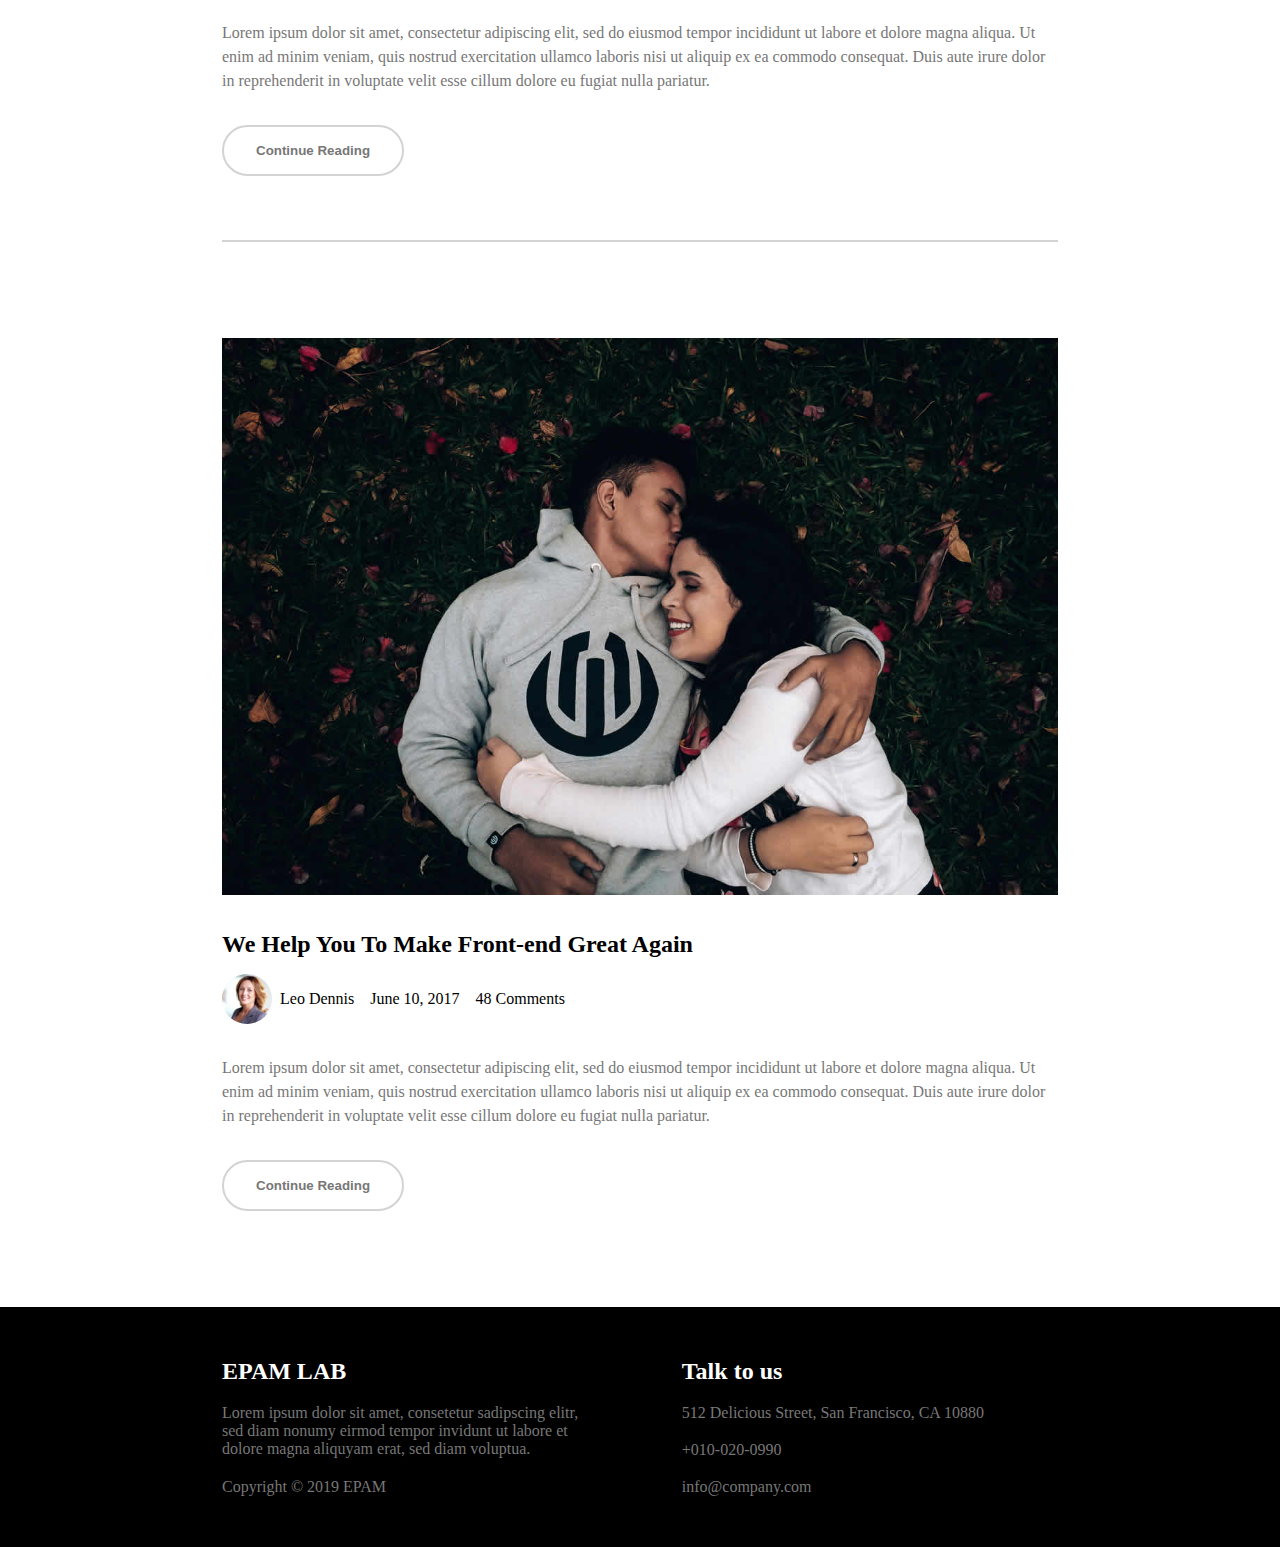
<file: FL12_HW4/homework/index.html>
<!DOCTYPE html>
<html lang="zxx">
<head>
    <meta charset="UTF-8">
    <meta name="viewport" content="width=device-width, initial-scale=1.0">
    <meta http-equiv="X-UA-Compatible" content="ie=edge">
    <link rel="stylesheet" type="text/css" href="css/style.css">
    <title>Front-end Lab</title>
</head>
<body>
    <header>
        <div class="menu-wrap">
            <div class="logo-wrap">
                <a href="#" class="logo-link">Front-end lab</a>
            </div>
            <nav class="menu">
                <ul>
                    <li><a href="#">Home</a></li>
                    <li><a href="#">About</a></li>
                    <li><a href="#">Gallery</a></li>
                    <li><a href="#">Contact</a></li>
                </ul>
            </nav>
        </div>
        <div class="header-info">
            <h1>Hello! This is Front-end Lab.</h1>
            <p class="header-text">EPAM Front-end Lab</p>
            <button class="header_button">Discover More</button>
        </div>
    </header>
    <main class="section container">
        <div class="section_card_wrap">
            <div class="section_card">
                <img class="section_card_image" src="img/blog-image1.jpg" alt="blog-image">
                <h2 class="section_card_title">We Help You To Make Front-end Great Again</h2>
                <div class="section_card_info">
                    <div class="section_card_about">
                        <img class="author-image" src="img/author-image1.jpg" alt="author-image">
                        <span>Jen Lopez</span>
                        <span>July 22, 2017</span>
                        <span>35 Comments</span>
                    </div>
                    <p class="section_card_text">
                        Lorem ipsum dolor sit amet, consectetur adipiscing elit, sed do eiusmod tempor incididunt ut
                        labore et dolore magna aliqua. Ut
                        enim ad minim veniam, quis nostrud exercitation ullamco laboris nisi ut aliquip ex ea commodo
                        consequat. Duis aute irure dolor in
                        reprehenderit in voluptate velit esse cillum dolore eu fugiat nulla pariatur.
                    </p>
                </div>
                <button class="section_card_button">Continue Reading</button>
            </div>
            <hr>
            <div class="section_card">
                <img class="section_card_image" src="img/blog-image2.jpg" alt="blog-image">
                <h2 class="section_card_title">We Help You To Make Front-end Great Again</h2>
                <div class="section_card_info">
                    <div class="section_card_about">
                        <img class="author-image" src="img/author-image2.jpg" alt="author-image">
                        <span>Leo Dennis</span>
                        <span>June 10, 2017</span>
                        <span>48 Comments</span>
                    </div>
                    <p class="section_card_text">
                        Lorem ipsum dolor sit amet, consectetur adipiscing elit, sed do eiusmod tempor incididunt ut
                        labore et dolore magna aliqua. Ut
                        enim ad minim veniam, quis nostrud exercitation ullamco laboris nisi ut aliquip ex ea commodo
                        consequat. Duis aute irure dolor in
                        reprehenderit in voluptate velit esse cillum dolore eu fugiat nulla pariatur.
                    </p>
                </div>
                <button class="section_card_button">Continue Reading</button>
            </div>
            <hr>
            <div class="section_card">
                <img class="section_card_image" src="img/blog-image3.jpg" alt="blog-image">
                <h2 class="section_card_title">We Help You To Make Front-end Great Again</h2>
                <div class="section_card_info">
                    <div class="section_card_about">
                        <img class="author-image" src="img/author-image1.jpg" alt="author-image">
                        <span>Leo Dennis</span>
                        <span>June 10, 2017</span>
                        <span>48 Comments</span>
                    </div>
                    <p class="section_card_text">
                        Lorem ipsum dolor sit amet, consectetur adipiscing elit, sed do eiusmod tempor incididunt ut
                        labore et dolore magna aliqua. Ut
                        enim ad minim veniam, quis nostrud exercitation ullamco laboris nisi ut aliquip ex ea commodo
                        consequat. Duis aute irure dolor in
                        reprehenderit in voluptate velit esse cillum dolore eu fugiat nulla pariatur.
                    </p>
                </div>
                <button class="section_card_button">Continue Reading</button>
            </div>
            <hr>
            <div class="section_card">
                <img class="section_card_image" src="img/blog-image4.jpg" alt="blog-image">
                <h2 class="section_card_title">We Help You To Make Front-end Great Again</h2>
                <div class="section_card_info">
                    <div class="section_card_about">
                        <img class="author-image" src="img/author-image2.jpg" alt="author-image">
                        <span>Leo Dennis</span>
                        <span>June 10, 2017</span>
                        <span>48 Comments</span>
                    </div>
                    <p class="section_card_text">
                        Lorem ipsum dolor sit amet, consectetur adipiscing elit, sed do eiusmod tempor incididunt ut
                        labore et dolore magna aliqua. Ut
                        enim ad minim veniam, quis nostrud exercitation ullamco laboris nisi ut aliquip ex ea commodo
                        consequat. Duis aute irure dolor in
                        reprehenderit in voluptate velit esse cillum dolore eu fugiat nulla pariatur.
                    </p>
                </div>
                <button class="section_card_button">Continue Reading</button>
            </div>
            <hr>
            <div class="section_card">
                <img class="section_card_image" src="img/blog-image5.jpg" alt="blog-image">
                <h2 class="section_card_title">We Help You To Make Front-end Great Again</h2>
                <div class="section_card_info">
                    <div class="section_card_about">
                        <img class="author-image" src="img/author-image1.jpg" alt="author-image">
                        <span>Leo Dennis</span>
                        <span>June 10, 2017</span>
                        <span>48 Comments</span>
                    </div>
                    <p class="section_card_text">
                        Lorem ipsum dolor sit amet, consectetur adipiscing elit, sed do eiusmod tempor incididunt ut
                        labore et dolore magna aliqua. Ut
                        enim ad minim veniam, quis nostrud exercitation ullamco laboris nisi ut aliquip ex ea commodo
                        consequat. Duis aute irure dolor in
                        reprehenderit in voluptate velit esse cillum dolore eu fugiat nulla pariatur.
                    </p>
                </div>
                <button class="section_card_button">Continue Reading</button>
            </div>
        </div>
    </main>
    <footer class="footer">
        <div class="container">
            <div class="footer-wrap">
                <div class="footer-left-section">
                    <div class="footer-logo-wrap">
                        <a href="#" class="footer-logo-link">Epam Lab</a>
                    </div>
                    <p class="footer_text">
                        Lorem ipsum dolor sit amet, consetetur sadipscing elitr, sed diam nonumy eirmod tempor invidunt
                        ut labore et dolore magna aliquyam erat, sed diam voluptua.
                    </p>
                    <span class="footer-cr">
                        Copyright &copy; 2019 EPAM
                    </span>
                </div>
                <div class="footer-right-section">
                    <h2 class="footer-contact-title">Talk to us</h2>
                    <p>512 Delicious Street, San Francisco, CA 10880</p>
                    <p><a href="tel:+0100200990">+010-020-0990</a></p>
                    <p><a href="mailto:info@company.com">info@company.com</a></p>
                </div>
            </div>
        </div>
    </footer>
</body>
</html>
</file>
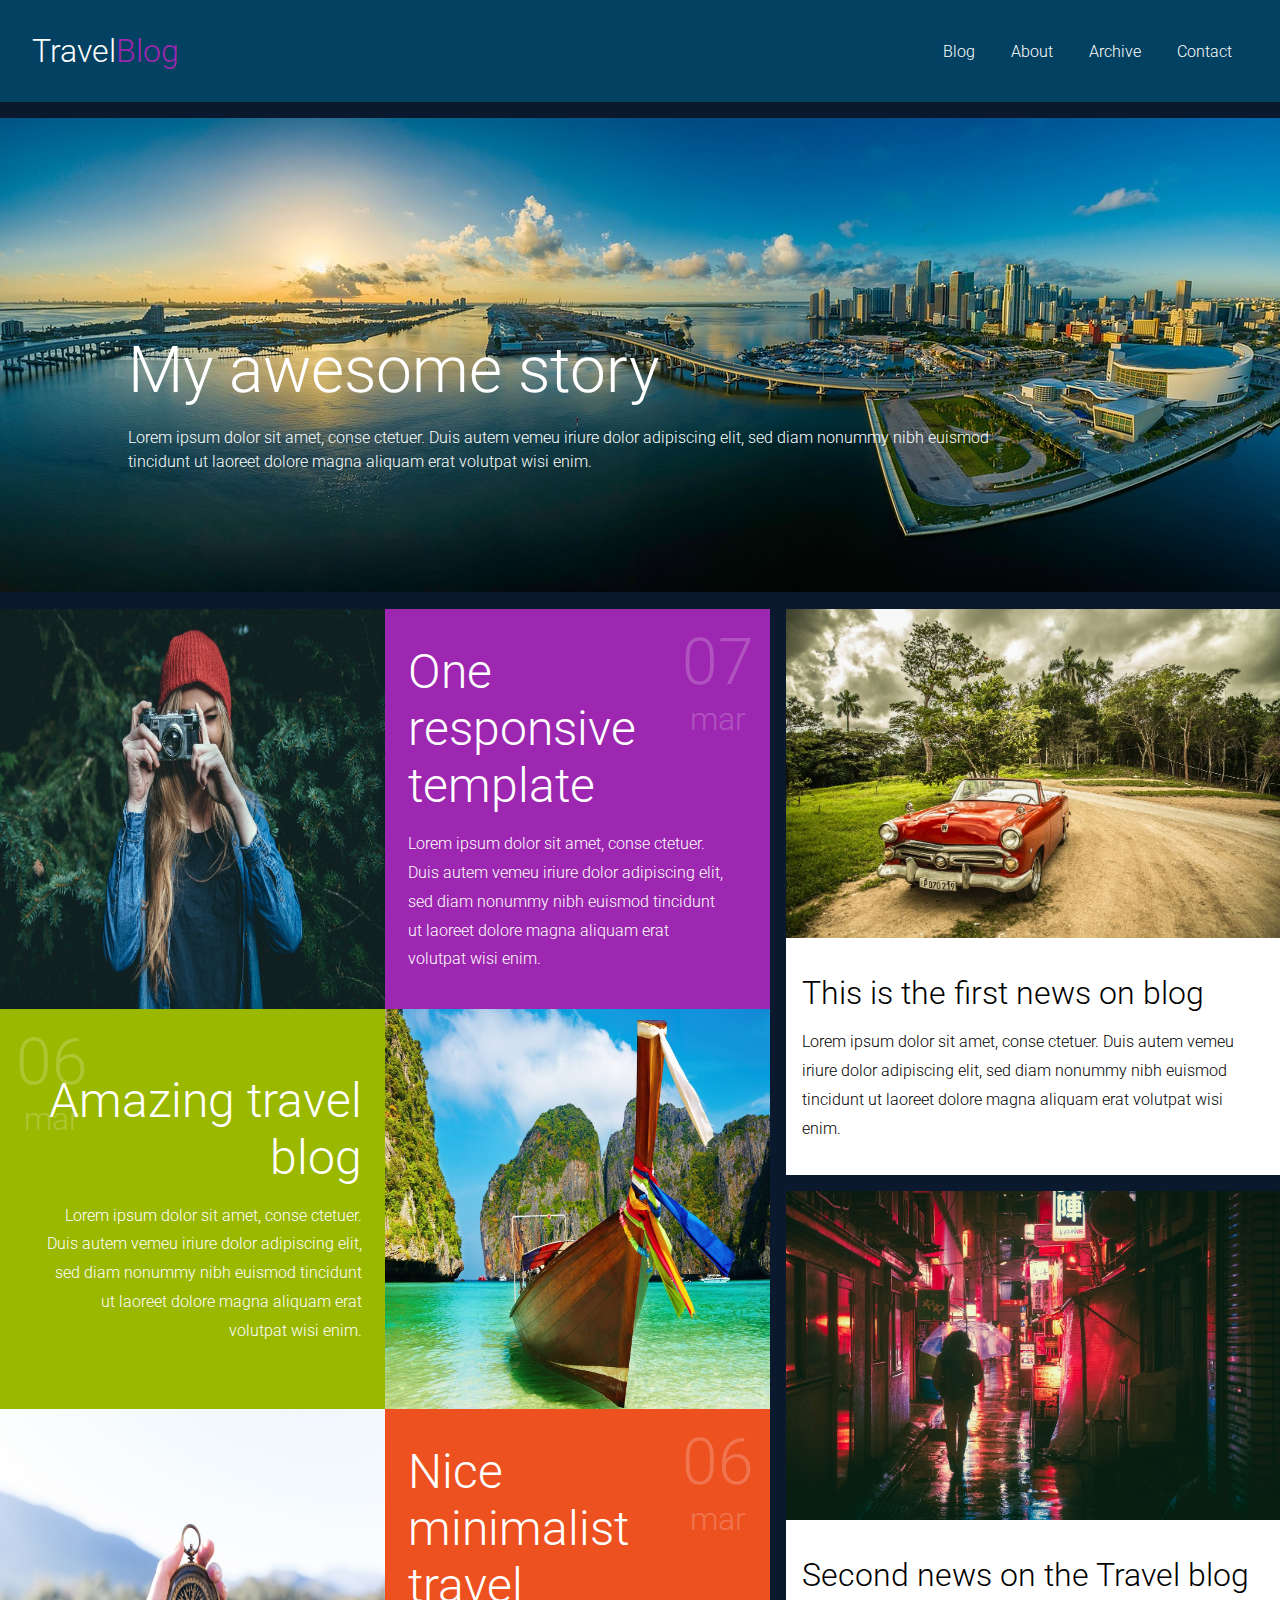
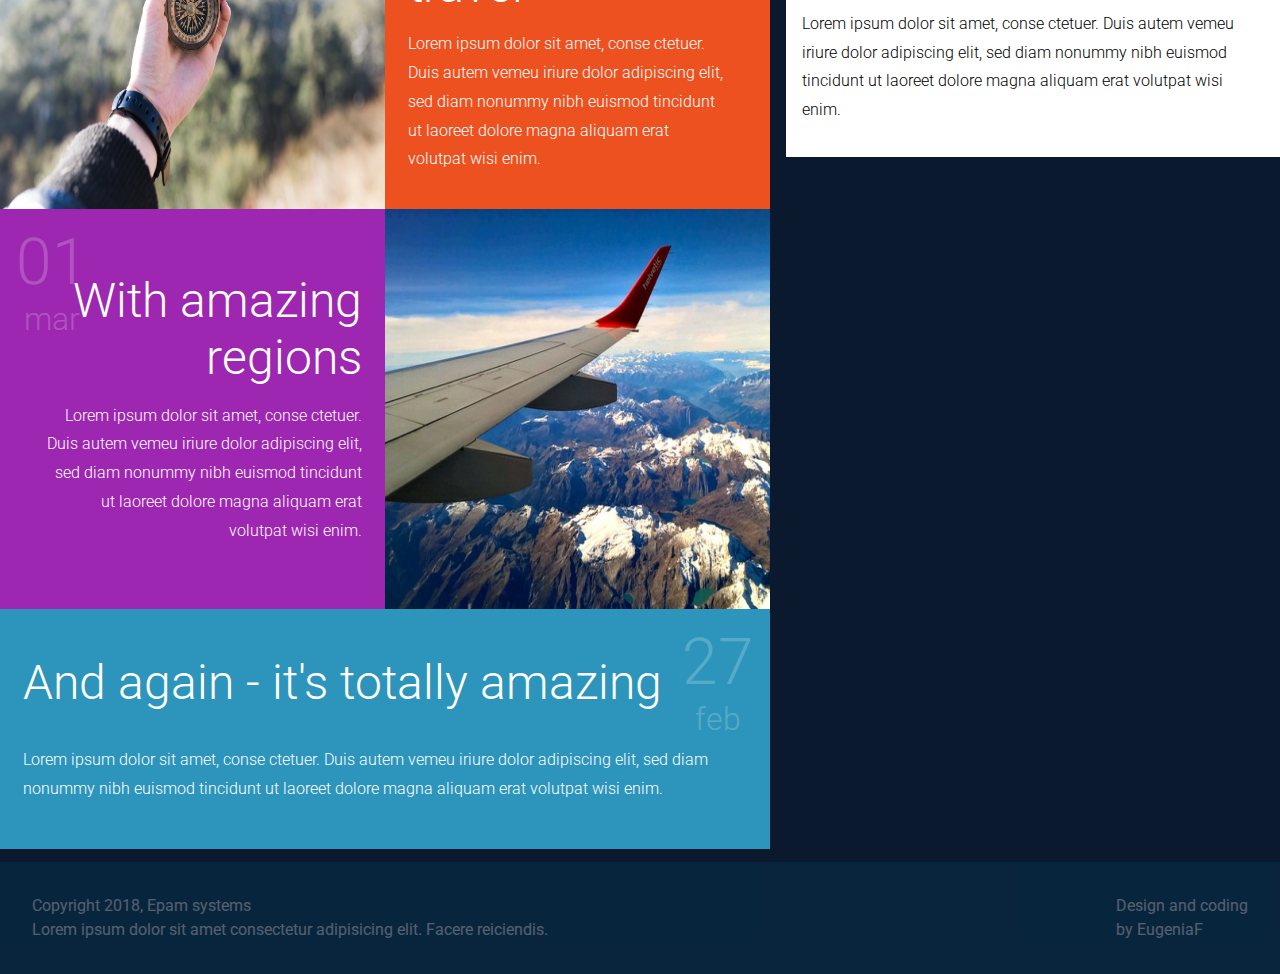
<file: FL12_HW5/homework/index.html>
<!DOCTYPE html>
<html lang="zxx">

<head>
  <meta charset="UTF-8">
  <meta name="viewport" content="width=device-width, initial-scale=1.0">
  <meta http-equiv="X-UA-Compatible" content="ie=edge">
  <link rel="stylesheet" href="css/styles.css">
  <link href='https://fonts.googleapis.com/css?family=Roboto:400,100,300,700&subset=latin,latin-ext' rel='stylesheet'
    type='text/css'>
  <title>Responsive</title>
</head>

<body>
  <div class="container">
    <header class="header">
      <div class="menu-wrap">
        <button class="hamburger">&#9776;</button>
        <div class="logo-wrap">
          <a href="#" class="logo-link">Travel<span>Blog</span></a>
        </div>
        <nav class="menu">
          <ul>
            <li><a href="#">Blog</a></li>
            <li><a href="#">About</a></li>
            <li><a href="#">Archive</a></li>
            <li><a href="#">Contact</a></li>
          </ul>
        </nav>
      </div>
    </header>
    <section class="header_post">
      <img class="header_image" src="img/post0.jpg" alt="mainimage">
      <div class="header_info">
        <h1>My awesome story</h1>
        <p class="header_text">Lorem ipsum dolor sit amet, conse ctetuer. Duis autem vemeu iriure dolor adipiscing elit,
          sed diam nonummy nibh
          euismod tincidunt ut laoreet dolore magna aliquam erat volutpat wisi enim.</p>
      </div>
    </section>
    <main class="main">
      <article class="main_blog">
        <section>
          <section class="item_blog post-1">
            <img src="img/post1.jpg" alt="post1">
            <div class="item_blog_info">
              <h2>One responsive template</h2>
              <p>Lorem ipsum dolor sit amet, conse ctetuer. Duis autem vemeu iriure dolor adipiscing elit, sed diam
                nonummy nibh euismod tincidunt ut laoreet dolore magna aliquam erat volutpat wisi enim.</p>
            </div>
            <p class="date_blog">07<span>mar</span></p>
          </section>
          <section class="item_blog post-2">
            <div class="item_blog_info">
              <h2>Amazing travel blog</h2>
              <p>Lorem ipsum dolor sit amet, conse ctetuer. Duis autem vemeu iriure dolor adipiscing elit, sed diam
                nonummy nibh euismod tincidunt ut laoreet dolore magna aliquam erat volutpat wisi enim.</p>
            </div>
            <p class="date_blog">06<span>mar</span></p>
            <img src="img/post2.jpg" alt="post2">
          </section>
          <section class="item_blog post-3">
            <img src="img/post3.jpg" alt="post3">
            <div class="item_blog_info">
              <h2>Nice minimalist travel</h2>
              <p>Lorem ipsum dolor sit amet, conse ctetuer. Duis autem vemeu iriure dolor adipiscing elit, sed diam
                nonummy nibh euismod tincidunt ut laoreet dolore magna aliquam erat volutpat wisi enim.</p>
            </div>
            <p class="date_blog">06<span>mar</span></p>
          </section>
          <section class="item_blog post-4">
            <div class="item_blog_info">
              <h2>With amazing regions</h2>
              <p>Lorem ipsum dolor sit amet, conse ctetuer. Duis autem vemeu iriure dolor adipiscing elit, sed diam
                nonummy nibh euismod tincidunt ut laoreet dolore magna aliquam erat volutpat wisi enim.</p>
            </div>
            <p class="date_blog">01<span>mar</span></p>
            <img src="img/post4.jpg" alt="post4">
          </section>
          <section class="item_blog post-5">
            <p class="date_blog date_blog-last">27<span>feb</span></p>
            <div class="item_blog_info item_blog_info-last">
              <h2>And again - it's totally amazing</h2>
              <p>Lorem ipsum dolor sit amet, conse ctetuer. Duis autem vemeu iriure dolor adipiscing elit, sed diam
                nonummy nibh euismod tincidunt ut laoreet dolore magna aliquam erat volutpat wisi enim.</p>
            </div>

          </section>
        </section>
        <aside class="news_blog">
          <div class="item_news news-1">
            <img src="img/news1.jpg" alt="news1">
            <div class="item_news_info">
              <h3>This is the first news on blog</h3>
              <p>Lorem ipsum dolor sit amet, conse ctetuer. Duis autem vemeu iriure dolor adipiscing elit, sed diam
                nonummy nibh euismod tincidunt ut laoreet dolore magna aliquam erat volutpat wisi enim.</p>
            </div>
          </div>
          <div class="item_news news-2">
            <img src="img/news2.jpg" alt="news2">
            <div class="item_news_info">
              <h3>Second news on the Travel blog</h3>
              <p>Lorem ipsum dolor sit amet, conse ctetuer. Duis autem vemeu iriure dolor adipiscing elit, sed diam
                nonummy nibh euismod tincidunt ut laoreet dolore magna aliquam erat volutpat wisi enim.</p>
            </div>
          </div>
        </aside>
      </article>
    </main>
    <footer class="footer">
      <div class="footer_info">
        <p> Copyright 2018, Epam systems<br>
          Lorem ipsum dolor sit amet consectetur adipisicing elit. Facere reiciendis.</p>
      </div>
      <div class="footer_contact">
        <p>Design and coding<br>
          by EugeniaF
        </p>
      </div>
    </footer>
  </div>
</body>

</html>
</file>
<file: FL12_HW1/homework/style.css>
html,body,div,span,applet,object,iframe,h1,h2,h3,h4,h5,h6,p,blockquote,pre,a,abbr,acronym,address,big,cite,code,del,dfn,em,font,img,ins,kbd,q,s,samp,small,strike,strong,sub,sup,tt,var,b,u,i,center,dl,dt,dd,ol,ul,li,fieldset,form,label,legend,table,caption,tbody,tfoot,thead,tr,th,td{background:transparent;border:0;margin:0;padding:0;vertical-align:baseline}body{line-height:1}h1,h2,h3,h4,h5,h6{clear:both;font-weight:normal}ol,ul{list-style:none}blockquote{quotes:none}blockquote:before,blockquote:after{content:'';content:none}del{text-decoration:line-through}table{border-collapse:collapse;border-spacing:0}a img{border:0}#container{float:left;margin:0 -240px 0 0;width:100%}#primary,#secondary{float:right;overflow:hidden;width:220px}#secondary{clear:right}#footer{clear:both;width:100%}.one-column #content{margin:0 auto;width:640px}.single-attachment #content{margin:0 auto;width:900px}body,input,textarea,.page-title span,.pingback a.url{font-family:Georgia,"Bitstream Charter",serif}h3#comments-title,h3#reply-title,#access .menu,#access div.menu ul,#cancel-comment-reply-link,.form-allowed-tags,#site-info,#site-title,#wp-calendar,.comment-meta,.comment-body tr th,.comment-body thead th,.entry-content label,.entry-content tr th,.entry-content thead th,.entry-meta,.entry-title,.entry-utility,#respond label,.navigation,.page-title,.pingback p,.reply,.widget-title,.wp-caption-text{font-family:"Helvetica Neue",Arial,Helvetica,"Nimbus Sans L",sans-serif}input[type="submit"]{font-family:"Helvetica Neue",Arial,Helvetica,"Nimbus Sans L",sans-serif}pre{font-family:"Courier 10 Pitch",Courier,monospace}code{font-family:Monaco,Consolas,"Andale Mono","DejaVu Sans Mono",monospace}#access .menu-header,div.menu,#colophon,#branding,#main,#wrapper{margin:0 auto;width:940px}#wrapper{background:#fff;margin-top:20px;padding:0 20px}#footer-widget-area{overflow:hidden}#footer-widget-area .widget-area{float:left;margin-right:20px;width:220px}#footer-widget-area #fourth{margin-right:0}#site-info{float:left;font-size:14px;font-weight:bold;width:700px}#site-generator{float:right;width:220px}body{background:#f1f1f1}body,input,textarea{color:#666;font-size:12px;line-height:18px}hr{background-color:#e7e7e7;border:0;clear:both;height:1px;margin-bottom:18px}p{margin-bottom:18px}ul{list-style:square;margin:0 0 18px 1.5em}ol{list-style:decimal;margin:0 0 18px 1.5em}ol ol{list-style:upper-alpha}ol ol ol{list-style:lower-roman}ol ol ol ol{list-style:lower-alpha}ul ul,ol ol,ul ol,ol ul{margin-bottom:0}dl{margin:0 0 24px 0}dt{font-weight:bold}dd{margin-bottom:18px}strong{font-weight:bold}cite,em,i{font-style:italic}big{font-size:131.25%}ins{background:#ffc;text-decoration:none}blockquote{font-style:italic;padding:0 3em}blockquote cite,blockquote em,blockquote i{font-style:normal}pre{background:#f7f7f7;color:#222;line-height:18px;margin-bottom:18px;overflow:auto;padding:1.5em}abbr,acronym{cursor:help}sup,sub{height:0;line-height:1;position:relative;vertical-align:baseline}sup{bottom:1ex}sub{top:.5ex}small{font-size:smaller}input{margin-bottom:10px}input[type="text"],input[type="password"],input[type="email"],input[type="url"],input[type="number"],textarea{background:#f9f9f9;border:1px solid #ccc;box-shadow:inset 1px 1px 1px rgba(0,0,0,0.1);-moz-box-shadow:inset 1px 1px 1px rgba(0,0,0,0.1);-webkit-box-shadow:inset 1px 1px 1px rgba(0,0,0,0.1);padding:2px}a:link{color:#06c}a:visited{color:#743399}a:active,a:hover{color:#ff4b33}.screen-reader-text{clip:rect(1px,1px,1px,1px);overflow:hidden;position:absolute !important;height:1px;width:1px}#header{padding:30px 0 0 0}#site-title{float:left;font-size:30px;line-height:36px;margin:0 0 18px 0;width:700px}#site-title a{color:#000;font-weight:bold;text-decoration:none}#site-description{color:#000;clear:right;float:right;font-style:italic;margin:15px 0 18px 0;opacity:.65;width:220px}#branding img{border-top:4px solid #000;border-bottom:1px solid #000;display:block;float:left}#access{background:#000;display:block;float:left;margin:0 auto;width:940px}#access .menu-header,div.menu{font-size:13px;margin-left:12px;width:928px}#access .menu-header ul,div.menu ul{list-style:none;margin:0}#access .menu-header li,div.menu li{float:left;position:relative}#access a{color:#aaa;display:block;line-height:38px;padding:0 10px;text-decoration:none}#access ul ul{box-shadow:0 3px 3px rgba(0,0,0,0.2);-moz-box-shadow:0 3px 3px rgba(0,0,0,0.2);-webkit-box-shadow:0 3px 3px rgba(0,0,0,0.2);display:none;position:absolute;top:38px;left:0;float:left;width:180px;z-index:99999}#access ul ul li{min-width:180px}#access ul ul ul{left:100%;top:0}#access ul ul a{background:#333;line-height:1em;padding:10px;width:160px;height:auto}#access li:hover>a,#access ul ul:hover>a{background:#333;color:#fff}#access ul li:hover>ul{display:block}#access ul li.current_page_item>a,#access ul li.current_page_ancestor>a,#access ul li.current-menu-ancestor>a,#access ul li.current-menu-item>a,#access ul li.current-menu-parent>a{color:#fff}* html #access ul li.current_page_item a,* html #access ul li.current_page_ancestor a,* html #access ul li.current-menu-ancestor a,* html #access ul li.current-menu-item a,* html #access ul li.current-menu-parent a,* html #access ul li a:hover{color:#fff}#main{clear:both;overflow:hidden;padding:40px 0 0 0}#content{margin-bottom:36px}#content,#content input,#content textarea{color:#333;font-size:16px;line-height:24px}#content p,#content ul,#content ol,#content dd,#content pre,#content hr{margin-bottom:24px}#content ul ul,#content ol ol,#content ul ol,#content ol ul{margin-bottom:0}#content pre,#content kbd,#content tt,#content var{font-size:15px;line-height:21px}#content code{font-size:13px}#content dt,#content th{color:#000}#content h1,#content h2,#content h3,#content h4,#content h5,#content h6{color:#000;line-height:1.5em;margin:0 0 20px 0}#content table{border:1px solid #e7e7e7;margin:0 -1px 24px 0;text-align:left;width:100%}#content tr th,#content thead th{color:#777;font-size:12px;font-weight:bold;line-height:18px;padding:9px 24px;border-right:1px solid #e7e7e7}#content tr td{border-top:1px solid #e7e7e7;padding:6px 24px;border-right:1px solid #e7e7e7}#content tr.odd td{background:#f2f7fc}.hentry{margin:0 0 48px 0}.home .sticky{background:#f2f7fc;border-top:4px solid #000;margin-left:-20px;margin-right:-20px;padding:18px 20px}.single .hentry{margin:0 0 36px 0}.page-title{color:#000;font-size:14px;font-weight:bold;margin:0 0 36px 0}.page-title span{color:#333;font-size:16px;font-style:italic;font-weight:normal}.page-title a:link,.page-title a:visited{color:#777;text-decoration:none}.page-title a:active,.page-title a:hover{color:#ff4b33}#content .entry-title{color:#000;font-size:21px;font-weight:bold;line-height:1.3em;margin-bottom:0}.entry-title a:link,.entry-title a:visited{color:#000;text-decoration:none}.entry-title a:active,.entry-title a:hover{color:#ff4b33}.entry-meta{color:#777;font-size:12px}.entry-meta abbr,.entry-utility abbr{border:0}.entry-meta abbr:hover,.entry-utility abbr:hover{border-bottom:1px dotted #666}.single-author .by-author{position:absolute !important;clip:rect(1px 1px 1px 1px);clip:rect(1px,1px,1px,1px)}.entry-content,.entry-summary{clear:both;padding:12px 0 0 0}.entry-content .more-link{white-space:nowrap}#content .entry-summary p:last-child{margin-bottom:12px}.entry-content fieldset{border:1px solid #e7e7e7;margin:0 0 24px 0;padding:24px}.entry-content fieldset legend{background:#fff;color:#000;font-weight:bold;padding:0 24px}.entry-content input{margin:0 0 24px 0}.entry-content input.file,.entry-content input.button{margin-right:24px}.entry-content label{color:#777;font-size:12px}.entry-content select{margin:0 0 24px 0}.entry-content sup,.entry-content sub{font-size:10px}.entry-content blockquote.left{float:left;margin-left:0;margin-right:24px;text-align:right;width:33%}.entry-content blockquote.right{float:right;margin-left:24px;margin-right:0;text-align:left;width:33%}.page-link{clear:both;color:#000;font-weight:bold;line-height:48px;word-spacing:.5em}.page-link a:link,.page-link a:visited{background:#f1f1f1;color:#333;font-weight:normal;padding:.5em .75em;text-decoration:none}.home .sticky .page-link a{background:#d9e8f7}.page-link a:active,.page-link a:hover{color:#ff4b33}body.page .edit-link{clear:both;display:block}#entry-author-info{background:#f2f7fc;border-top:4px solid #000;clear:both;font-size:14px;line-height:20px;margin:24px 0;overflow:hidden;padding:18px 20px}#entry-author-info #author-avatar{background:#fff;border:1px solid #e7e7e7;float:left;height:60px;margin:0 -104px 0 0;padding:11px}#entry-author-info #author-description{float:left;margin:0 0 0 104px}#entry-author-info h2{color:#000;font-size:100%;font-weight:bold;margin-bottom:0}.entry-utility{clear:both;color:#777;font-size:12px;line-height:18px}.entry-meta a,.entry-utility a{color:#777}.entry-meta a:hover,.entry-utility a:hover{color:#ff4b33}#content .video-player{padding:0}.format-standard .wp-video,.format-standard .wp-audio-shortcode,.format-audio .wp-audio-shortcode,.format-standard .video-player{margin-bottom:24px}.home #content .format-aside p,.home #content .category-asides p{font-size:14px;line-height:20px;margin-bottom:10px;margin-top:0}.format-gallery .size-thumbnail img,.category-gallery .size-thumbnail img{border:10px solid #f1f1f1;margin-bottom:0}.format-gallery .gallery-thumb,.category-gallery .gallery-thumb{float:left;margin-right:20px;margin-top:-4px}.home #content .format-gallery .entry-utility,.home #content .category-gallery .entry-utility{padding-top:4px}.attachment .entry-content .entry-caption{font-size:140%;margin-top:24px}.attachment .entry-content .nav-previous a:before{content:'\2190\00a0'}.attachment .entry-content .nav-next a:after{content:'\00a0\2192'}#content img.size-auto,#content img.size-full,#content img.size-large,#content img.size-medium,#content .entry-attachment img,#content .widget-container img{max-width:100%;height:auto}#ie8 #content img.size-auto,#ie8 #content img.size-full,#ie8 #content img.size-large,#ie8 #content img.size-medium,#ie8 #content .entry-attachment img{width:auto}.alignleft,img.alignleft{display:inline;float:left;margin-right:24px;margin-top:4px}.alignright,img.alignright{display:inline;float:right;margin-left:24px;margin-top:4px}.aligncenter,img.aligncenter{clear:both;display:block;margin-left:auto;margin-right:auto}img.alignleft,img.alignright,img.aligncenter{margin-bottom:12px}.wp-caption{background:#f1f1f1;line-height:18px;margin-bottom:20px;max-width:100%;padding:4px;text-align:center}.wp-caption img{margin:5px 5px 0;max-width:622px}.wp-caption p.wp-caption-text{color:#777;font-size:12px;margin:5px}.wp-smiley{margin:0}.gallery{margin:0 auto 18px}.gallery .gallery-item{float:left;margin-top:0;text-align:center}.gallery-columns-1 .gallery-item{width:100%}.gallery-columns-2 .gallery-item{width:50%}.gallery-columns-3 .gallery-item{width:33%}.gallery-columns-4 .gallery-item{width:25%}.gallery-columns-5 .gallery-item{width:20%}.gallery-columns-6 .gallery-item{width:16%}.gallery-columns-7 .gallery-item{width:14%}.gallery-columns-8 .gallery-item{width:12%}.gallery-columns-9 .gallery-item{width:11%}.gallery-columns-1 img{max-width:620px}.gallery-columns-2 img{max-width:288px}.gallery-columns-3 img{max-width:177px}.gallery-columns-4 img{max-width:122px}.gallery-columns-5 img{max-width:88px}.gallery-columns-6 img{max-width:66px}.gallery-columns-7 img{max-width:50px}.gallery-columns-8 img{max-width:39px}.gallery-columns-9 img{max-width:29px}.gallery-item img{height:auto}.gallery-columns-2 .attachment-medium{max-width:92%;height:auto}.gallery-columns-4 .attachment-thumbnail{max-width:84%;height:auto}.gallery .gallery-caption{color:#777;font-size:12px;margin:0 0 12px}.gallery dl{margin:0}.gallery img{border:10px solid #f1f1f1}.gallery br+br{display:none}#content .entry-attachment img{display:block;margin:0 auto}.navigation{color:#777;font-size:12px;line-height:18px;overflow:hidden}.navigation a:link,.navigation a:visited{color:#777;text-decoration:none}.navigation a:active,.navigation a:hover{color:#ff4b33}.nav-previous{float:left;width:50%}.nav-next{float:right;text-align:right;width:50%}#nav-above{margin:0 0 18px 0}#nav-above{display:none}.paged #nav-above,.single #nav-above{display:block}#nav-below{margin:-18px 0 0 0}#comments{clear:both}#comments .navigation{padding:0 0 18px 0}h3#comments-title,h3#reply-title{color:#000;font-size:20px;font-weight:bold;margin-bottom:0}h3#comments-title{padding:24px 0}.commentlist{list-style:none;margin:0}.commentlist li.comment{border-bottom:1px solid #e7e7e7;line-height:24px;margin:0 0 24px 0;padding:0 0 0 56px;position:relative}.commentlist li:last-child{border-bottom:0;margin-bottom:0}#comments .comment-body ul,#comments .comment-body ol{margin-bottom:18px}#comments .comment-body p:last-child{margin-bottom:6px}#comments .comment-body blockquote p:last-child{margin-bottom:24px}.commentlist ol{list-style:decimal}.commentlist .avatar{position:absolute;top:4px;left:0}.comment-author cite{color:#000;font-style:normal;font-weight:bold}.comment-author .says{font-style:italic}.comment-meta{font-size:12px;margin:0 0 18px 0}.comment-meta a:link,.comment-meta a:visited{color:#777;text-decoration:none}.comment-meta a:active,.comment-meta a:hover{color:#ff4b33}.commentlist .bypostauthor>div{background:#f2f7fc;border-top:4px solid #000;margin-bottom:10px;padding:10px 0 0 20px}.reply{font-size:12px;padding:0 0 24px 0}.reply a,a.comment-edit-link{color:#777}.reply a:hover,a.comment-edit-link:hover{color:#ff4b33}.commentlist .children{list-style:none;margin:0}.commentlist .children li{border:0;margin:0}.nopassword,.nocomments{display:none}#comments .pingback{border-bottom:1px solid #e7e7e7;margin-bottom:18px;padding-bottom:18px}.commentlist li.comment+li.pingback{margin-top:-6px}#comments .pingback p{color:#777;display:block;font-size:12px;line-height:18px;margin:0}#comments .pingback .url{font-size:13px;font-style:italic}input[type="submit"]{color:#333}form{text-align:right}input{width:200px}#respond{border-top:1px solid #e7e7e7;margin:24px 0;overflow:hidden;position:relative}#respond p{margin:0}#respond .comment-notes{margin-bottom:1em}.form-allowed-tags{line-height:1em}.children #respond{margin:0 48px 0 0}h3#reply-title{margin:18px 0}#comments-list #respond{margin:0 0 18px 0}#comments-list ul #respond{margin:0}#cancel-comment-reply-link{font-size:12px;font-weight:normal;line-height:18px}#respond .required{color:#ff4b33;font-weight:bold}#respond label{color:#777;font-size:12px}#respond input{margin:0 0 9px;width:98%}#respond textarea{width:98%}#respond .form-allowed-tags{color:#777;font-size:12px;line-height:18px}#respond .form-allowed-tags code{font-size:11px}#respond .form-submit{margin:12px 0}#respond .form-submit input{font-size:14px;width:auto}.widget-area ul{list-style:none;margin-left:0}.widget-area ul ul{list-style:square;margin-left:1.3em}.widget-area select{max-width:100%}.widget_search #s{width:60%}.widget_search label{display:none}.widget-container{word-wrap:break-word;-webkit-hyphens:auto;-moz-hyphens:auto;hyphens:auto;margin:0 0 18px 0}.widget-container .wp-caption img{margin:auto}.widget-container.widget_image .wp-caption{width:auto}.widget-container.widget_image .wp-caption img{margin-left:-8px}.widget-title{color:#222;font-size:14px;font-weight:bold}.widget-area a:link,.widget-area a:visited{text-decoration:none}.widget-area a:active,.widget-area a:hover{text-decoration:underline}.widget-area .entry-meta{font-size:11px}#wp_tag_cloud div{line-height:1.6em}#wp-calendar{width:100%}#wp-calendar caption{color:#222;font-size:14px;font-weight:bold;padding-bottom:4px;text-align:left}#wp-calendar thead{font-size:11px}#wp-calendar tbody{color:#aaa}#wp-calendar tbody td{background:#f5f5f5;border:1px solid #fff;padding:3px 0 2px;text-align:center}#wp-calendar tbody .pad{background:0}#wp-calendar tfoot #next{text-align:right}.widget_rss a.rsswidget{color:#000}.widget_rss a.rsswidget:hover{color:#ff4b33}.widget_rss .widget-title img{width:11px;height:11px}#main .widget-area ul{margin-left:0;padding:0 20px 0 0}#main .widget-area ul ul{border:0;margin-left:1.3em;padding:0}#main .widget-container.music-player ul{margin:0}#footer{margin-bottom:20px}#colophon{border-top:4px solid #000;margin-top:-4px;overflow:hidden;padding:18px 0}#site-info{font-weight:bold}#site-info a{color:#000;text-decoration:none}#site-generator{font-style:italic;position:relative}#site-generator a{background:url(images/wordpress.png) center left no-repeat;color:#666;display:inline-block;line-height:16px;padding-left:20px;text-decoration:none}#site-generator a:hover{text-decoration:underline}img#wpstats{display:block;margin:0 auto 10px}pre{-webkit-text-size-adjust:140%}code{-webkit-text-size-adjust:160%}#access,.entry-meta,.entry-utility,.navigation,.widget-area{-webkit-text-size-adjust:120%}#site-description{-webkit-text-size-adjust:none}@media print{body{background:none !important}#wrapper{clear:both !important;display:block !important;float:none !important;position:relative !important}#header{border-bottom:2pt solid #000;padding-bottom:18pt}#colophon{border-top:2pt solid #000}#site-title,#site-description{float:none;line-height:1.4em;margin:0;padding:0}#site-title{font-size:13pt}.entry-content{font-size:14pt;line-height:1.6em}.entry-title{font-size:21pt}#access,#branding img,#respond,.comment-edit-link,.edit-link,.navigation,.page-link,.widget-area{display:none !important}#container,#header,#footer{margin:0;width:100%}#content,.one-column #content{margin:24pt 0 0;width:100%}.wp-caption p{font-size:11pt}#site-info,#site-generator{float:none;width:auto}#colophon{width:auto}img#wpstats{display:none}#site-generator a{margin:0;padding:0}#entry-author-info{border:1px solid #e7e7e7}#main{display:inline}.home .sticky{border:0}}img{width:140px;vertical-align:middle;display:block;margin:0 auto;margin-left:calc(50% - 50px);margin-bottom:20px}nav>a{padding:10px;color:#0279c1}nav>a b:hover{color:#00527a}nav>a:visited{color:#0279c1}article{padding-left:10px}footer{margin-top:20px;padding:40px 20px;text-align:center;background:#3333}
</file>
<file: FL12_HW2/homework/css/general.css>
/* 

please don't edit this styles

*/

h2.tm-section-title {
    color: lightskyblue;
}

a:focus {
    color: #666;
    outline: 0
}

ul {
    padding: 0;
    margin: 0
}

body {
    background-color: #f5f5f5;
    color: #000;
    font-family: 'Open Sans', Helvetica, Arial, sans-serif;
    font-size: 16px;
    font-weight: 300;
    padding-top: 30px;
    overflow-x: hidden
}

section:before {
    position: absolute;
    z-index: 1
}

.box,
.tm-content-box,
.tm-main-nav {
    background-color: #fff
}

.tm-sidebar {
    z-index: 10;
    position: fixed;
    left: 0;
    right: 0;
    top: 0;
    width: 100%;
}

.tm-sidebar ul{
    margin: 0px;
    display: flex;
}

.tm-main-nav {
    font-size: 1.5em;
    text-align: center
}

.tm-nav-item {
    list-style: none;
    width: 100%;
}

.tm-nav-item-link {
    border: 1px solid transparent;
    color: #666;
    display: block;
    padding: 10px;
    width: 100%;
    -webkit-transition: all .3s ease;
    transition: all .3s ease
}

.carousel-indicators li,
.tm-banner-inner {
    border: 1px solid lightgrey
}


.tm-nav-item-link.active,
.tm-nav-item-link:hover {
    color: #666;
    text-decoration: none;
}

.tm-nav-item-link:focus {
    text-decoration: none
}

.tm-banner-text,
.tm-banner-title,
.tm-section-title {
    color: #666;
    font-weight: 300;
    margin: 0
}

.tm-section-title {
    margin-bottom: 20px
}

.tm-section-title-box {
    margin-bottom: 0
}

.tm-banner-title {
    font-size: 3.3em;
    letter-spacing: 2px;
    text-transform: uppercase
}

.tm-main-content {
    padding-top: 70px;
}

.tm-content-box {
    overflow: hidden;
    margin-bottom: 30px
}

.padding-medium {
    padding: 40px
}

.tm-banner {
    padding: 30px
}

.tm-banner-inner {
    padding: 30px 0;
    height: 100%;
    text-align: center;
    display: flex;
    -webkit-box-orient: vertical;
    -webkit-box-direction: normal;
    -webkit-flex-direction: column;
    -ms-flex-direction: column;
    flex-direction: column;
    -webkit-box-align: center;
    -webkit-align-items: center;
    -ms-flex-align: center;
    align-items: center;
    -webkit-box-pack: center;
    -webkit-justify-content: center;
    -ms-flex-pack: center;
    justify-content: center
}

.tm-banner-inner img{
    width: 120px;
}

.tm-banner-text {
    font-size: 1.4em
}

.boxes,
.tm-box-bg-title {
    display: -webkit-box;
    display: -webkit-flex;
    display: -ms-flexbox
}

/*.flex-item {*/
    /*-webkit-box-flex: 0 1 auto;*/
    /*-webkit-flex: 0 1 auto;*/
    /*-ms-flex: 0 1 auto;*/
    /*flex: 0 1 auto*/
/*}*/

.section-description {
    line-height: 1.8;
    margin-bottom: 25px
}

.section-description:last-child {
    margin-bottom: 0
}

.tm-team-description-container {
    max-width: 500px
}

.tm-team-info {
    display: flex
}

.box {
    list-style: none;
    width: 33.3333%;
    height: auto;
}

.box-bg {
    position: relative
}

.box-img {
    width: 100%;
}

.tm-box-bg-title {
    position: absolute;
    top: 0;
    right: 0;
    bottom: 0;
    left: 0;
    display: flex;
    -webkit-box-align: center;
    -webkit-align-items: center;
    -ms-flex-align: center;
    align-items: center;
    -webkit-box-pack: center;
    -webkit-justify-content: center;
    -ms-flex-pack: center;
    justify-content: center
}

.boxes {
    display: flex;
    -webkit-flex-wrap: wrap;
    -ms-flex-wrap: wrap;
    flex-wrap: wrap
}

.gallery-container a {
    cursor: -webkit-zoom-in;
    cursor: zoom-in
}

.carousel {
    position: relative;
    height: auto;
    padding: 50px 50px 80px;
    text-align: center
}

.carousel-indicators {
    bottom: 30px
}

.carousel-content {
    color: #000;
    display: -webkit-box;
    display: -webkit-flex;
    display: -ms-flexbox;
    display: flex;
    -webkit-box-align: center;
    -webkit-align-items: center;
    -ms-flex-align: center;
    align-items: center
}

.carousel-indicators .active {
    background-color: lightgrey
}

.contact-form {
    overflow: hidden
}

.form-control {
    border-radius: 0;
    font-size: 1em
}

.form-control:focus {
    border-color: lightgrey;
    box-shadow: inset 0 1px 1px rgba(0, 0, 0, .075), 0 0 8px rgba(153, 153, 153, .45)
}

.form-group {
    margin-bottom: 20px
}

.form-group-2-col-left {
    padding-left: 0;
    padding-right: 5px
}

.form-group-2-col-right {
    padding-right: 0;
    padding-left: 5px
}

.mandatory-field:after {
    position: absolute;
    top: 0;
    right: 7px
}

.carousel-inner>.carousel-item>a>img, .carousel-inner>.carousel-item>img, .img-contact-us {
    width: 100%;
}

.tm-footer {
    color: #666;
    padding-bottom: 15px
}
</file>
<file: FL12_HW2/homework/css/style.css>
.tm-main-nav>ul>li>a:hover {
    background-color: lightskyblue;
    color: #fff;
}

.tm-banner {
    background: linear-gradient(to right, lightskyblue, burlywood);
}

.tm-banner-inner {
    background: #fff;
}

.tm-banner-text {
    text-shadow: 5px 5px 3px rgba(51, 51, 51);
}

@keyframes slide-left {
    0% {
        transform: translateX(200px);
    }

    100% {
        transform: translateX(0);
    }
}

.tm-banner-text {
    animation: slide-left 2s linear forwards;
}

.flex-2-col {
    display: flex;
    align-items: center;
}

.flex-2-col>.tm-team-description-container {
    width: 40%;
    line-height: 30px;
}

.flex-2-col>.tm-team-description-container>.tm-section-title {
    text-align: center;
}

.tm-team-description-container>.tm-section-description {
    text-indent: 25px;
    text-align: justify;
}

.box.box-bg:hover {
    background-color: lightgrey;
}

.tm-box-bg-title:hover {
    font-style: italic;
}

.heading>.padding-medium>h2 {
    color: lightskyblue;
    text-align: center;
}

.padding-medium>ol>li {
    list-style-type: lower-alpha;
}

.padding-medium>ol>li:nth-child(1)::after,
.padding-medium>ol>li:nth-child(3)::after {
    content: "New";
    color: red;
    font-weight: bold;
    margin-left: 0.3rem;
    font-variant: small-caps;
    font-size: 0.7rem;
    vertical-align: top;
}

.padding-medium>ol>li:hover::before {
    content: ">";
    color: black;
    font-weight: bold;
}

.blocks>.padding-medium>p {
    line-height: 30px;
}

.blocks>.padding-medium>p:last-child {
    letter-spacing: 5px;
    word-spacing: 10px;
    font-style: italic;
}

.blocks>.tm-content-box>.gallery-container>li:nth-child(odd) {
    background-color: lightskyblue;
    color: white;
}

.blocks>.tm-content-box>.gallery-container>li {
    padding: 10px;
}

.blocks>.tm-content-box>.gallery-container>li>div>p {
    font-style: italic;
}

.blocks>.tm-content-box>.gallery-container>li>div>p::first-letter {
    font-weight: bold;
}

.carousel-content>.flex-item>.tm-section-description {
    line-height: 30px;
    text-indent: 25px;
}

input[type=text] {
    border: 1px solid lightskyblue;
}

input[type=email] {
    border: 1px solid lightskyblue;
}

#contact_message {
    border: 1px solid lightskyblue;
    background: right 1% bottom 6% no-repeat url(../img/email-icon.png);
    background-size: 3%;
}

#contact_name:focus {
    background-color: lightskyblue;
}

#contact_email:focus {
    background-color: lightskyblue;
}

#contact_subject:focus {
    background-color: lightskyblue;
}

.submit-btn {
    background-color: white;
    border: 1px solid lightskyblue;
    color: lightskyblue;
    display: block;
    margin-left: auto;
}

.tm-sidebar,
#home,
section {
    box-shadow: 0 0 8px 1px rgba(61, 55, 61, 0.7);
}

section::before {
    content: "";
    width: 0;
    height: 0;
    border-top: 50px solid lightskyblue;
    border-right: 50px solid transparent;
}
@page {
    margin: 0;
    padding:0;
  }
@media print{
    .tm-sidebar, .tm-team-img, #about, section.blocks .tm-content-box, #ideas ol, section:last-of-type, div.tm-team-img,.tm-team-img>img, section::before, .padding-medium>ol>li:nth-child(1)::after, .padding-medium>ol>li:nth-child(3)::after{
        display:none;
    }
    .tm-main-content{
        padding:0;
        margin:0;
    }
    .tm-content-box {
        margin-bottom: 0;
    }
    .tm-section-title{
        text-transform:uppercase;
    }
    .padding-medium {
        padding: 0;
        margin:0;
    }
    .padding-medium>ol{
        width: 350px;
        margin:0 auto;	
    }

    .padding-medium>ol>li{
        list-style:none;  
    }
    .padding-medium>ol>li:nth-child(even){
        text-align:left;
    }
    .padding-medium>ol>li:nth-child(odd){
        text-align:right;
    }
    
    .flex-2-col>.tm-team-description-container {
        width: 100%; 
    }
    .tm-team-description-container{
        max-width:1200px;
    }
    .tm-team-description-container>.tm-section-description {
        text-indent: 0;
        text-align:center;
    }

    .carousel-content>.flex-item>.tm-section-description {
        text-indent:0;
    }
    .carousel{
        padding: 0;
    }
    .padding-medium >.tm-section-title{
        text-align: center;
    }
    }
</file>
<file: FL12_HW3/homework/css/style1.css>
.logo, .landing-logo, .footer_logo {
  display: flex; }
  .logo img, .landing-logo img, .footer_logo img {
    align-self: center; }
  .logo p, .landing-logo p, .footer_logo p {
    display: flex;
    flex-direction: column;
    align-items: center;
    font-family: "Source Sans Pro", sans-serif;
    font-weight: bold;
    font-size: 26px;
    padding-left: 0.8rem;
    line-height: 1; }
    .logo p span, .landing-logo p span, .footer_logo p span {
      font-weight: lighter;
      font-size: 12px; }

html {
  font-size: 1rem; }

* {
  box-sizing: border-box;
  padding: 0;
  margin: 0; }

body {
  background-color: white; }

.header {
  background: url(../img/m-h-day.jpg);
  background-repeat: no-repeat;
  background-size: cover;
  background-position: center;
  height: 100%;
  width: 100%;
  display: block;
  padding-bottom: 10.5rem;
  border-bottom-right-radius: 38%; }
  .header-wrap {
    display: flex;
    flex-direction: column;
    justify-content: space-between;
    width: 40%;
    padding-top: 1.4rem;
    margin-left: 10%; }
  .header_heading {
    margin-top: 4.2rem;
    font-family: "Source Sans Pro", sans-serif;
    font-size: 72px;
    font-weight: 700;
    line-height: 1;
    letter-spacing: 0.5px;
    position: relative;
    z-index: 10;
    color: #21232E; }
    .header_heading::before {
      content: '';
      background-color: #14A0C7;
      width: 310px;
      height: 55px;
      position: absolute;
      z-index: -1;
      bottom: 0; }
  .header_text {
    letter-spacing: 0.6px;
    font-size: 16px;
    line-height: 1.5;
    font-family: "Hind", sans-serif;
    margin-top: 2.5rem;
    white-space: pre-line;
    color: #21232E; }
  .header_button {
    padding: 0.8rem 2.7rem;
    background-color: #699900;
    color: white;
    font-family: "Source Sans Pro", sans-serif;
    font-size: 18px;
    border: none;
    border-radius: 3px;
    font-weight: 700;
    cursor: pointer;
    margin-top: 8%; }
    .header_button:hover {
      background-color: #466600; }
  .header a {
    color: white;
    font-family: "Source Sans Pro", sans-serif;
    font-weight: 500;
    font-size: 20px;
    margin-left: 9rem; }
    .header a:hover {
      color: #b3b3b3; }

.landing-logo p {
  color: #21232E; }
  .landing-logo p span {
    color: #21232E; }

.section {
  display: flex;
  flex-direction: column; }
  .section_card_wrap {
    margin: 0 auto;
    width: 60%; }
  .section_link {
    color: white;
    font-family: "Source Sans Pro", sans-serif;
    font-weight: 500;
    font-size: 20px; }
    .section_link:hover {
      color: #b3b3b3; }
  .section_text {
    text-align: center;
    font-family: "Source Sans Pro", sans-serif;
    font-weight: 700;
    font-size: 45px;
    padding-top: 2rem;
    padding-bottom: 2rem;
    position: relative;
    color: #21232E; }
    .section_text::after {
      content: '';
      background-color: #14A0C7;
      width: 210px;
      height: 45px;
      position: absolute;
      z-index: -1;
      right: 735px;
      top: 40px; }
  .section_card {
    background-color: #21232E;
    display: flex;
    padding-left: 1rem;
    padding-top: 1rem;
    padding-bottom: 1rem;
    margin-bottom: 1rem;
    border-radius: 5px; }
    .section_card_img {
      width: 40%; }
    .section_card_right_container {
      width: 60%;
      display: flex;
      flex-direction: column;
      align-items: center;
      justify-content: space-around; }
    .section_card_heading {
      font-family: "Source Sans Pro", sans-serif;
      font-size: 25px;
      font-weight: bold;
      color: white; }
    .section_card_text {
      letter-spacing: 0.6px;
      font-size: 16px;
      line-height: 1.5;
      font-family: "Hind", sans-serif;
      color: white;
      width: 70%; }
  .section_banner {
    margin-top: 5rem;
    background: linear-gradient(90deg, #639316 0%, #3290c8 100%);
    width: 64%;
    border-radius: 5px;
    display: flex;
    align-items: center;
    justify-content: space-around;
    padding-top: 1rem;
    padding-bottom: 2rem;
    position: relative;
    z-index: 1;
    bottom: -4rem;
    left: 18%; }
    .section_banner_text_wrap {
      line-height: 2; }
    .section_banner_heading {
      font-family: "Source Sans Pro", sans-serif;
      font-weight: 700;
      font-size: 30px;
      position: relative;
      color: #21232E; }
      .section_banner_heading::before {
        content: '';
        background-color: #14A0C7;
        width: 70px;
        height: 35px;
        position: absolute;
        z-index: -1;
        right: 220px;
        bottom: 10px; }
    .section_banner_text {
      font-family: "Hind", sans-serif;
      color: white; }
    .section_banner_button {
      padding: 0.8rem 2.7rem;
      background-color: #699900;
      color: white;
      font-family: "Source Sans Pro", sans-serif;
      font-size: 18px;
      border: none;
      border-radius: 3px;
      font-weight: 700;
      cursor: pointer; }
      .section_banner_button:hover {
        background-color: #466600; }

.footer {
  background-color: #21232E;
  position: relative;
  padding: 5rem; }
  .footer_logo p {
    padding-top: 1rem;
    color: white; }
    .footer_logo p span {
      color: white; }
  .footer_text {
    width: 20%;
    font-family: "Hind", sans-serif; }
  .footer .footer-wrap {
    display: flex;
    justify-content: space-between;
    margin: 0 auto;
    padding-top: 3rem;
    width: 87%;
    color: white; }
    .footer .footer-wrap .footer-cr {
      font-family: "Hind", sans-serif;
      padding-top: 1rem; }
</file>
<file: FL12_HW3/homework/css/style2.css>
.logo, .landing-logo, .footer_logo {
  display: flex; }
  .logo img, .landing-logo img, .footer_logo img {
    align-self: center; }
  .logo p, .landing-logo p, .footer_logo p {
    display: flex;
    flex-direction: column;
    align-items: center;
    font-family: "Source Sans Pro", sans-serif;
    font-weight: bold;
    font-size: 26px;
    padding-left: 0.8rem;
    line-height: 1; }
    .logo p span, .landing-logo p span, .footer_logo p span {
      font-weight: lighter;
      font-size: 12px; }

html {
  font-size: 1rem; }

* {
  box-sizing: border-box;
  padding: 0;
  margin: 0; }

body {
  background-color: #21232E; }

.header {
  background: url(../img/m-h-night.jpg);
  background-repeat: no-repeat;
  background-size: cover;
  background-position: center;
  height: 100%;
  width: 100%;
  display: block;
  padding-bottom: 10.5rem;
  border-bottom-right-radius: 38%; }
  .header-wrap {
    display: flex;
    flex-direction: column;
    justify-content: space-between;
    width: 40%;
    padding-top: 1.4rem;
    margin-left: 10%; }
  .header_heading {
    margin-top: 4.2rem;
    font-family: "Source Sans Pro", sans-serif;
    font-size: 72px;
    font-weight: 700;
    line-height: 1;
    letter-spacing: 0.5px;
    position: relative;
    z-index: 10;
    color: white; }
    .header_heading::before {
      content: '';
      background-color: #FF4E33;
      width: 310px;
      height: 55px;
      position: absolute;
      z-index: -1;
      bottom: 0; }
  .header_text {
    letter-spacing: 0.6px;
    font-size: 16px;
    line-height: 1.5;
    font-family: "Fresca", sans-serif;
    margin-top: 2.5rem;
    white-space: pre-line;
    color: white; }
  .header_button {
    padding: 0.8rem 2.7rem;
    background-color: #E3AC00;
    color: white;
    font-family: "Source Sans Pro", sans-serif;
    font-size: 18px;
    border: none;
    border-radius: 3px;
    font-weight: 700;
    cursor: pointer;
    margin-top: 8%; }
    .header_button:hover {
      background-color: #b08500; }
  .header a {
    color: white;
    font-family: "Source Sans Pro", sans-serif;
    font-weight: 500;
    font-size: 20px;
    margin-left: 9rem; }
    .header a:hover {
      color: #b3b3b3; }

.landing-logo p {
  color: white; }
  .landing-logo p span {
    color: white; }

.section {
  display: flex;
  flex-direction: column; }
  .section_card_wrap {
    margin: 0 auto;
    width: 60%; }
  .section_link {
    color: white;
    font-family: "Source Sans Pro", sans-serif;
    font-weight: 500;
    font-size: 20px; }
    .section_link:hover {
      color: #b3b3b3; }
  .section_text {
    text-align: center;
    font-family: "Source Sans Pro", sans-serif;
    font-weight: 700;
    font-size: 45px;
    padding-top: 2rem;
    padding-bottom: 2rem;
    position: relative;
    color: white; }
    .section_text::after {
      content: '';
      background-color: #FF4E33;
      width: 210px;
      height: 45px;
      position: absolute;
      z-index: -1;
      right: 735px;
      top: 40px; }
  .section_card {
    background-color: #3B3F50;
    display: flex;
    padding-left: 1rem;
    padding-top: 1rem;
    padding-bottom: 1rem;
    margin-bottom: 1rem;
    border-radius: 5px; }
    .section_card_img {
      width: 40%; }
    .section_card_right_container {
      width: 60%;
      display: flex;
      flex-direction: column;
      align-items: center;
      justify-content: space-around; }
    .section_card_heading {
      font-family: "Source Sans Pro", sans-serif;
      font-size: 25px;
      font-weight: bold;
      color: white; }
    .section_card_text {
      letter-spacing: 0.6px;
      font-size: 16px;
      line-height: 1.5;
      font-family: "Hind", sans-serif;
      color: white;
      width: 70%; }
  .section_banner {
    margin-top: 5rem;
    background: linear-gradient(90deg, #dca107 0%, #983569 100%);
    width: 64%;
    border-radius: 5px;
    display: flex;
    align-items: center;
    justify-content: space-around;
    padding-top: 1rem;
    padding-bottom: 2rem;
    position: relative;
    z-index: 1;
    bottom: -4rem;
    left: 18%; }
    .section_banner_text_wrap {
      line-height: 2; }
    .section_banner_heading {
      font-family: "Source Sans Pro", sans-serif;
      font-weight: 700;
      font-size: 30px;
      position: relative;
      color: white; }
      .section_banner_heading::before {
        content: '';
        background-color: #FF4E33;
        width: 70px;
        height: 35px;
        position: absolute;
        z-index: -1;
        right: 220px;
        bottom: 10px; }
    .section_banner_text {
      font-family: "Hind", sans-serif;
      color: white; }
    .section_banner_button {
      padding: 0.8rem 2.7rem;
      background-color: #E3AC00;
      color: white;
      font-family: "Source Sans Pro", sans-serif;
      font-size: 18px;
      border: none;
      border-radius: 3px;
      font-weight: 700;
      cursor: pointer; }
      .section_banner_button:hover {
        background-color: #b08500; }

.footer {
  background-color: #3B3F50;
  position: relative;
  padding: 5rem; }
  .footer_logo p {
    padding-top: 1rem;
    color: white; }
    .footer_logo p span {
      color: white; }
  .footer_text {
    width: 20%;
    font-family: "Hind", sans-serif; }
  .footer .footer-wrap {
    display: flex;
    justify-content: space-between;
    margin: 0 auto;
    padding-top: 3rem;
    width: 87%;
    color: white; }
    .footer .footer-wrap .footer-cr {
      font-family: "Hind", sans-serif;
      padding-top: 1rem; }
</file>
<file: FL12_HW4/homework/css/style.css>
* {
    box-sizing: border-box;
    padding: 0;
    margin: 0;
}

html,
body {
    height: 100%;
    width: 100%;
    font-size: 1rem;
}

header {
    background: linear-gradient(180deg, rgba(17, 31, 31, 1) 0%, rgba(17, 24, 31, 0.6755077030812324) 50%), url('../img/home-bg.jpg');
    background-repeat: no-repeat;
    background-size: cover;
    background-position: top 1rem center;
    height: 100%;
    width: 100%;
}

.menu-wrap {
    position: fixed;
    width: 100%;
    height: 4rem;
    background-color: white;
    z-index: 2;
    display: flex;
    justify-content: space-between;
    align-items: center;
    padding-left: 15%;
    padding-right: 15%;
}

.menu>ul>li {
    display: inline-block;
    margin-right: 2rem;
}

.menu>ul>li:last-child {
    margin-right: 0;
}

.menu>ul>li>a {
    text-decoration: none;
    color: #777;
}

.menu>ul>li>a:hover {
    color: #bfba55;
    cursor: pointer;
}

.logo-link {
    text-decoration: none;
    color: #777;
    text-transform: uppercase;
    font-weight: bold;
}

.logo-link:hover {
    color: #bfba55;
}

.header-info {
    position: absolute;
    top: 40%;
    display: flex;
    flex-direction: column;
    align-items: center;
    justify-content: center;
    width: 100%;
}

h1 {
    font-size: 4rem;
    color: white;
}

.header-text {
    color: #bfba55;
    font-size: 1.5rem;
    margin-top: 1rem;
}

.header_button {
    margin-top: 2rem;
    padding: 0.8rem 2rem;
    border-radius: 50px;
    border: 2px solid lightgray;
    background-color: white;
    color: #777;
    font-weight: bold;
    text-transform: uppercase;
    outline: none;
}

.container {
    max-width: 900px;
    margin: 0 auto;
}

.section_card_wrap {
    margin-top: 6rem;
    margin-left: 2rem;
    margin-right: 2rem;
}

.section_card {
    margin-top: 6rem;
}

.section_card_image {
    width: 100%;
}

.section_card_title {
    margin-top: 2rem;
    margin-bottom: 1rem;
}

.section_card_about {
    width: 30rem;
    display: flex;
    align-items: center;
    margin-top: 1rem;
    margin-bottom: 2rem;
}

.section_card_about>.author-image {
    width: 50px;
    height: 50px;
    border-radius: 50%;
    margin-right: 0.5rem;
}

.section_card_about>span {
    padding-right: 1rem;
}

.section_card_text {
    margin-bottom: 2rem;
    line-height: 1.5;
    color: #777;
}

.section_card_button {
    padding: 1rem 2rem;
    border-radius: 50px;
    border: 2px solid lightgray;
    background-color: white;
    color: #777;
    font-weight: bold;
    margin-bottom: 4rem;
    outline: none;
}

button:hover {
    cursor: pointer;
    border: 2px solid #bfba55;
}

hr {
    border: 0.5px solid lightgray;
}

.footer {
    width: 100%;
    background-color: black;
    color: #777;
    margin-top: 2rem;
}

.footer-wrap {
    display: flex;
    justify-content: space-between;
    margin-left: 2rem;
    margin-right: 2rem;
    height: 15rem;
    padding-top: 2rem;
    padding-bottom: 2rem;
}

.footer-left-section {
    width: 45%;
    display: flex;
    flex-direction: column;
    justify-content: space-evenly;
    margin-right: 10%;
}

.footer-right-section {
    width: 45%;
    display: flex;
    flex-direction: column;
    justify-content: space-evenly;
}

.footer-logo-link {
    text-decoration: none;
    color: white;
    text-transform: uppercase;
    font-weight: bold;
    font-size: 1.5rem;
}

.footer-contact-title {
    color: white;
}

.footer-right-section>p>a {
    text-decoration: none;
    color: #777;
}

.footer-right-section>p>a:hover {
    color: #bfba55;
}
</file>
<file: FL12_HW5/homework/css/styles.css>
.post-1 {
  background: #9d27b0;
}

.post-2 {
  background: #9bb800;
}

.post-3 {
  background: #ed5120;
}

.post-4 {
  background: #9d27b0;
}

.post-5 {
  background: #2d95bb;
}

/* Your styles go here */
* {
  box-sizing: border-box;
  padding: 0;
  margin: 0;
}

html,
body {
  height: 100%;
  width: 100%;
  font-size: 1rem;
  background-color: #0b192f;
  font-family: 'Roboto', sans-serif;
}

.container {
  position: relative;
  width: 100%;
  max-width: 1400px;
  margin: 0 auto;
}

.menu-wrap {
  background-color: #024161;
  display: flex;
  justify-content: space-between;
  align-items: center;
  margin-bottom: 1rem;
  padding: 2rem;
}

.menu>ul>li {
  display: inline-block;
}

.menu>ul>li>a {
  text-decoration: none;
  color: white;
  font-weight: 300;
  padding-top: 2.6rem;
  padding-bottom: 2.6rem;
  padding-right: 1rem;
  padding-left: 1rem;
}

.menu>ul>li>a:hover {
  background-color: #1f52a4;
  cursor: pointer;
}

.logo-link {
  text-decoration: none;
  color: white;
  font-weight: 300;
  font-size: 2rem;
}

.logo-link span {
  color: #9d27b0;
}

.logo-link:hover,
.logo-link span:hover {
  color: #1f52a4;
}

.header_post {
  position: relative;
}

.header_image {
  width: 100%;
  background-position: center;
  background-repeat: no-repeat;
  background-size: cover;
}

.header_info {
  display: flex;
  flex-direction: column;
  position: absolute;
  width: 70%;
  top: 45%;
  left: 10%;
  color: white;
}

.header_info .header_text {
  margin-top: 2%;
  line-height: 1.5;
  font-weight: 300;
}

h1 {
  font-size: 4rem;
  font-weight: 300;
}

.main_blog {
  margin-top: 1%;
  display: flex;
}

.item_blog {
  display: flex;
  flex-direction: row;
  position: relative;
  color: white;
  font-weight: 300;
  height: 25rem;
}

.item_blog:last-child {
  height: 15rem;
}

.item_blog img {
  width: 50%;
}

.item_blog_info {
  display: flex;
  flex-direction: column;
  justify-content: center;
  padding-top: 2%;
  padding-bottom: 2%;
}

.item_blog_info:nth-child(even) {
  padding-left: 3%;
  padding-right: 6%;
  text-align: left;
}

.item_blog_info:nth-child(odd) {
  padding-right: 3%;
  padding-left: 6%;
  text-align: right;
}

.item_blog_info h2 {
  font-size: 3rem;
  font-weight: 300;
}

.item_blog_info p {
  font-size: 1rem;
  line-height: 1.8;
  padding-top: 5%;
}

.date_blog {
  font-size: 4rem;
  opacity: 0.2;
  display: flex;
  flex-direction: column;
  align-items: center;
}

.date_blog span {
  font-size: 2rem;
}

.date_blog:nth-child(even) {
  position: absolute;
  top: 1rem;
  left: 1rem;
}

.date_blog:nth-child(odd) {
  position: absolute;
  top: 1rem;
  right: 1rem;
}

.item_blog:hover img,
.item_blog_info:hover h2 {
  opacity: 0.5;
  cursor: pointer;
}

.news_blog {
  width: 80%;
  padding-left: 1rem;
}

.news_blog img {
  width: 100%;
}

.item_news {
  background-color: white;
  margin-bottom: 1rem;
  font-weight: 300;
}

.item_news_info {
  padding-left: 1rem;
  padding-right: 1rem;
  padding-bottom: 2rem;
  padding-top: 2rem;
}

.item_news_info h3 {
  font-size: 2rem;
  font-weight: 300;
}

.item_news_info p {
  padding-top: 1rem;
  line-height: 1.8;
}

.footer {
  margin-top: 1%;
  width: 100%;
  background-color: #024161;
  color: white;
  opacity: 0.3;
  padding: 2rem;
  line-height: 1.5;
  display: flex;
  flex-direction: row;
  justify-content: space-between;
}

.hamburger {
  display: none;
}

.news_blog {
  width: 100%;
}

@media only screen and (max-width: 768px) {
  .container {
    position: relative;
    max-width: 768px;
    width: 100%;
    margin: 0 auto;
    padding-left: 1%;
    padding-right: 1%;
  }

  .menu {
    display: none;
  }

  .menu-wrap {
    display: flex;
    flex-direction: column;
    align-content: center;
    padding: 4rem;
  }

  .hamburger {
    display: block;
    background-color: #024161;
    color: white;
    border: none;
    font-size: 2rem;
    outline: none;
    margin-bottom: 5rem;
  }

  .hamburger:hover {
    cursor: pointer;
    opacity: 0.5;
  }

  .logo-link {
    font-size: 3rem;
  }

  .item_blog {
    display: flex;
    flex-direction: column;
    height: 50rem;
  }

  .item_blog:nth-child(even) {
    flex-direction: column-reverse;
  }

  .item_blog img {
    width: 100%;
    height: 50%;
    position: absolute;
    top: 0;
  }

  .item_blog_info h2 {
    font-size: 3rem;
    font-weight: 100;
    padding-top: 4%;
  }

  .item_blog_info:nth-child(even),
  .item_blog_info:nth-child(odd) {
    text-align: left;
    padding-top: 0;
    padding-bottom: 0;
    padding-left: 6%;
    padding-right: 6%;
    width: 90%;
  }

  .item_blog_info:nth-child(odd) {
    position: relative;
    top: -12%;
  }

  .item_blog_info:nth-child(even) {
    position: relative;
    top: 50%;
  }

  .item_blog:last-child {
    height: 30rem;
  }

  .item_blog_info.item_blog_info-last {
    position: relative;
    top: 10%;
  }

  .date_blog:nth-child(even) {
    position: absolute;
    width: 20%;
    top: 22rem;
    left: 80%;
  }

  .date_blog:nth-child(odd) {
    position: absolute;
    top: 26rem;
    right: 1rem;
  }

  .date_blog.date_blog-last {
    position: absolute;
    top: 22rem;
    left: 0;
  }

  .news_blog {
    width: 80%;
  }

  h1 {
    font-size: 3rem;
  }

  .header_post {
    height: 25rem;
    margin-bottom: 3%;
  }

  .header_image {
    height: 100%;
  }

  .header_info {
    top: 45%;
    left: 6%;
    right: 6%;
    width: 90%;
  }

  .footer {
    display: flex;
    flex-direction: column;
    text-align: center;
  }
}

@media only screen and (max-width: 480px) {
  .container {
    position: relative;
    width: 100%;
    max-width: 480px;
    margin: 0 auto;
    padding-left: 2%;
    padding-right: 2%;
  }

  .menu {
    display: none;
  }

  .menu-wrap {
    display: flex;
    flex-direction: column;
    align-content: center;
    padding: 4rem;
  }

  .hamburger {
    display: block;
    background-color: #024161;
    color: white;
    border: none;
    font-size: 2rem;
    outline: none;
    margin-bottom: 5rem;
  }

  .hamburger:hover {
    cursor: pointer;
    opacity: 0.5;
  }

  .logo-link {
    font-size: 3rem;
  }

  .main_blog {
    display: flex;
    flex-direction: column;
    width: 100%;
  }

  .news_blog {
    width: 100%;
    padding-left: 0;
  }

  .header_info {
    width: 70%;
    top: 20%;
  }

  .item_blog {
    display: flex;
    flex-direction: column;
    height: 40rem;
  }

  .item_blog:nth-child(even) {
    flex-direction: column-reverse;
  }

  .item_blog img {
    width: 100%;
    height: 40%;
  }

  .item_blog_info {
    width: 100%;
  }

  .item_blog_info:nth-child(even),
  .item_blog_info:nth-child(odd) {
    text-align: left;
    padding-top: 0;
    padding-bottom: 0;
    padding-left: 6%;
    padding-right: 6%;
  }

  .item_blog_info:nth-child(odd) {
    position: absolute;
    top: 18rem;
  }

  .item_blog_info:nth-child(even) {
    position: relative;
    top: 44%;
  }

  .item_blog:last-child {
    height: 32rem;
  }

  .item_blog_info h2 {
    font-size: 3rem;
    font-weight: 300;
    padding-top: 5%;
  }

  .item_blog_info p {
    font-size: 1rem;
    line-height: 1.5;
    padding-top: 5%;
    padding-bottom: 5%;
  }

  .item_blog_info.item_blog_info-last {
    position: relative;
    width: 100%;
    top: 10%;
  }

  .date_blog:nth-child(even) {
    position: absolute;
    width: 20%;
    top: 18rem;
    left: 80%;
  }

  .date_blog:nth-child(odd) {
    position: absolute;
    top: 18rem;
    right: 1rem;
  }

  .date_blog.date_blog-last {
    position: absolute;
    top: 23rem;
    left: 0;
  }

  .header_post {
    height: 30rem;
    margin-bottom: 3%;
  }

  .header_image {
    height: 100%;
    object-fit: cover;
  }

  .header_info {
    top: 30%;
    left: 6%;
    right: 6%;
    width: 80%;
  }

  h1 {
    font-size: 3rem;
    font-weight: 300;
  }

  .footer {
    display: flex;
    flex-direction: column;
    text-align: center;
  }
}
</file>
